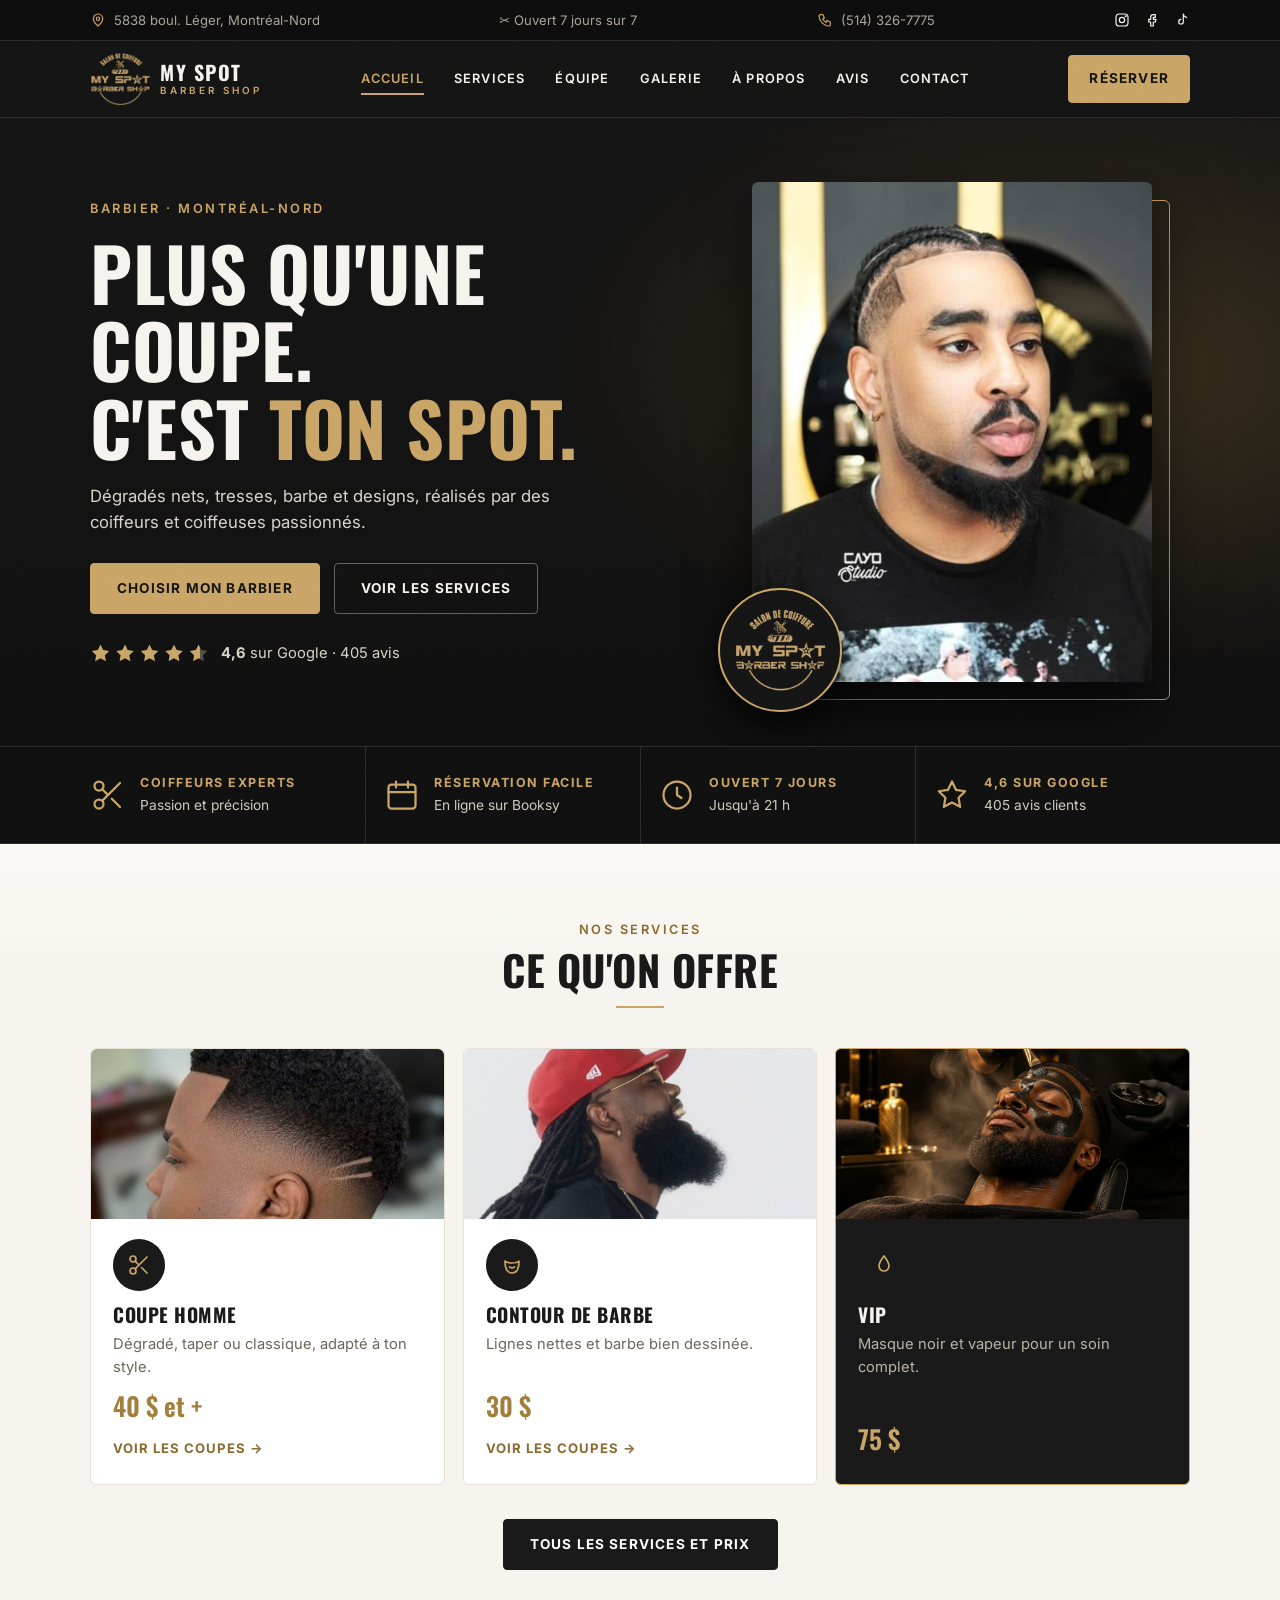
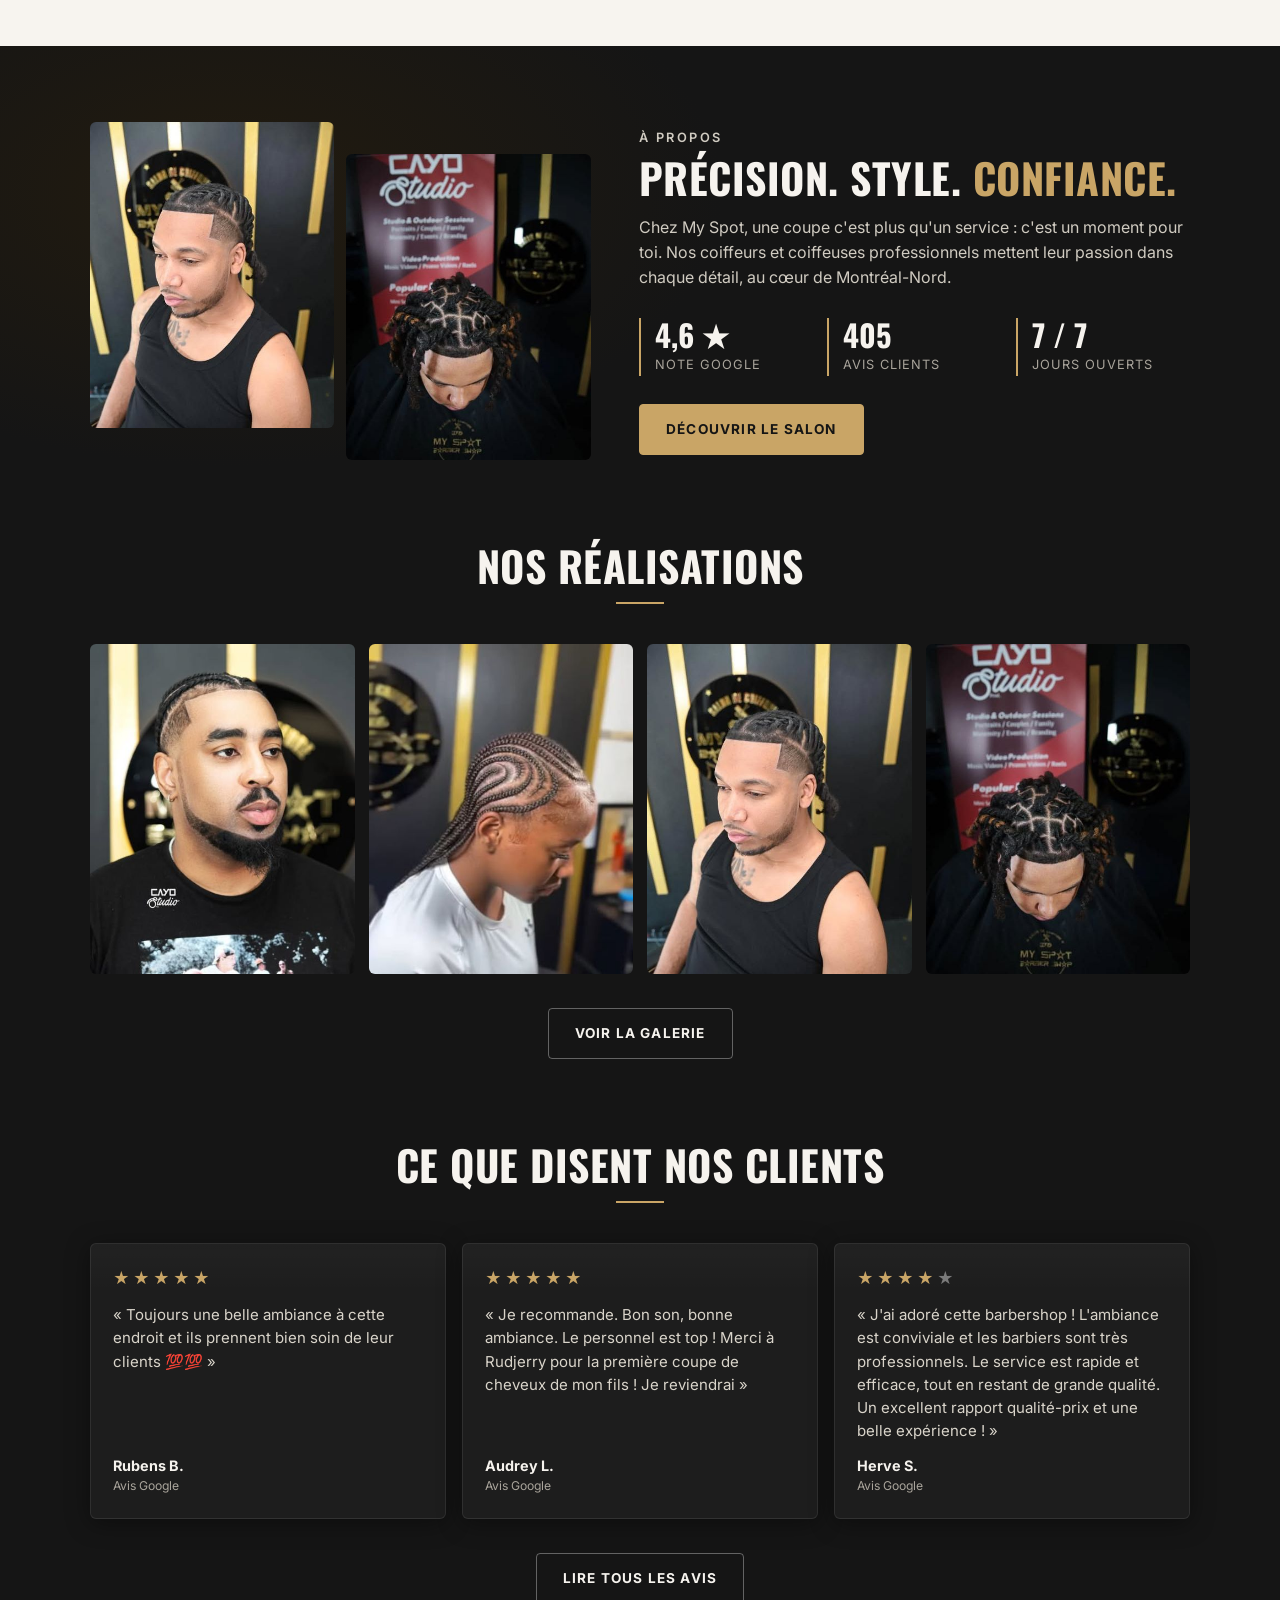
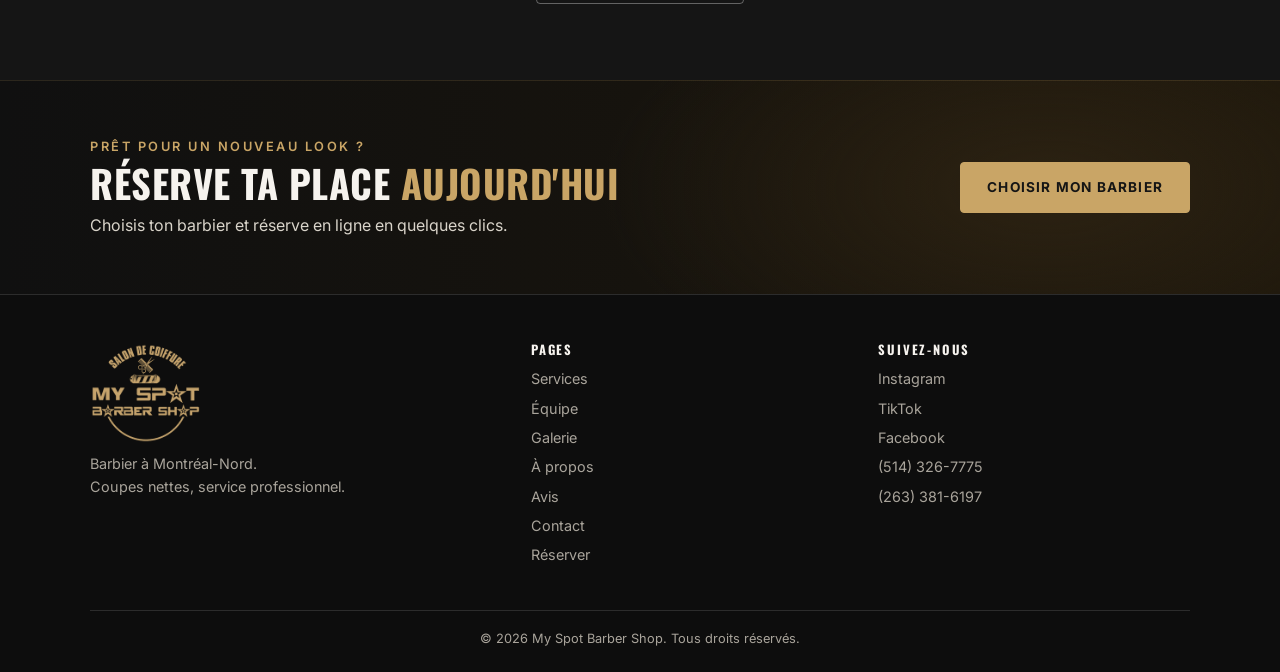
<file: index.html>
<!doctype html>
<html lang="fr">
<head>
<!-- Google tag (gtag.js) : Google Analytics G-2EHVE13T4W + conteneur GTM-PSWNVFDS -->
<script async src="https://www.googletagmanager.com/gtag/js?id=G-2EHVE13T4W"></script>
<script>
  window.dataLayer = window.dataLayer || [];
  function gtag(){dataLayer.push(arguments);}
  gtag('js', new Date());
  gtag('config', 'G-2EHVE13T4W');
</script>
<script async src="https://www.googletagmanager.com/gtm.js?id=GTM-PSWNVFDS"></script>
<meta charset="utf-8">
<meta name="viewport" content="width=device-width, initial-scale=1">
<title>My Spot Barber Shop — Barbier à Montréal-Nord</title>
<meta name="description" content="Barbier à Montréal-Nord — My Spot Barber Shop, 5838 boul. Léger. Coupes, dégradés, tresses, barbe et designs. Réserve en ligne sur Booksy.">
<link rel="canonical" href="https://myspotbarbershop.com/">
<meta property="og:title" content="My Spot Barber Shop — Barbier à Montréal-Nord">
<meta property="og:description" content="Barbier à Montréal-Nord — My Spot Barber Shop, 5838 boul. Léger. Coupes, dégradés, tresses, barbe et designs. Réserve en ligne sur Booksy.">
<meta property="og:type" content="website">
<meta property="og:url" content="https://myspotbarbershop.com/">
<meta property="og:image" content="https://myspotbarbershop.com/img/og.jpg">
<meta property="og:image:width" content="1200">
<meta property="og:image:height" content="630">
<meta property="og:site_name" content="My Spot Barber Shop">
<meta name="twitter:card" content="summary_large_image">
<meta name="twitter:title" content="My Spot Barber Shop — Barbier à Montréal-Nord">
<meta name="twitter:description" content="Barbier à Montréal-Nord — My Spot Barber Shop, 5838 boul. Léger. Coupes, dégradés, tresses, barbe et designs. Réserve en ligne sur Booksy.">
<meta name="twitter:image" content="https://myspotbarbershop.com/img/og.jpg">
<meta property="og:locale" content="fr_CA">
<script type="application/ld+json">
{
  "@context": "https://schema.org",
  "@type": "BarberShop",
  "@id": "https://myspotbarbershop.com/#barbershop",
  "name": "My Spot Barber Shop",
  "description": "Salon de coiffure et barbier à Montréal-Nord : coupes homme, enfant et femme, contour de barbe, soins. 10 barbiers, ouvert 7 jours sur 7, réservation en ligne par Booksy.",
  "image": "https://myspotbarbershop.com/img/og.jpg",
  "url": "https://myspotbarbershop.com/",
  "priceRange": "$30 - $75",
  "hasMap": "https://maps.app.goo.gl/vKizN4ZihQii4aD46",
  "telephone": ["+1-514-326-7775", "+1-263-381-6197"],
  "address": {"@type":"PostalAddress","streetAddress":"5838 boul. Léger","addressLocality":"Montréal-Nord","addressRegion":"QC","postalCode":"H1G 1K6","addressCountry":"CA"},
  "openingHoursSpecification": [
    {"@type":"OpeningHoursSpecification","dayOfWeek":["Sunday","Monday","Tuesday","Wednesday","Thursday"],"opens":"09:00","closes":"21:00"},
    {"@type":"OpeningHoursSpecification","dayOfWeek":["Friday","Saturday"],"opens":"08:30","closes":"21:00"}
  ],
  "sameAs": ["https://www.instagram.com/myspotbarbershop/","https://www.tiktok.com/@myspot.barbershop","https://www.facebook.com/profile.php?id=100047534535503"]
}
</script>
<link rel="icon" href="img/icon.png">
<link rel="apple-touch-icon" href="img/icon.png">
<link rel="preload" as="image" href="img/coupe-4.jpg" fetchpriority="high">
  <link rel="preconnect" href="https://fonts.googleapis.com">
<link rel="preconnect" href="https://fonts.gstatic.com" crossorigin>
<link href="https://fonts.googleapis.com/css2?family=Oswald:wght@600;700&family=Inter:wght@400;600;700&display=swap" rel="stylesheet">
<link rel="stylesheet" href="css/style.css">
</head>
<body>
<a class="skip" href="#contenu">Aller au contenu</a>
<div class="topbar">
  <div class="wrap">
    <span class="cache"><svg aria-hidden="true" focusable="false" viewBox="0 0 24 24"><path d="M12 21s-7-6.2-7-11a7 7 0 0 1 14 0c0 4.8-7 11-7 11z"/><circle cx="12" cy="10" r="2.5"/></svg>5838 boul. Léger, Montréal-Nord</span>
    <span>✂ Ouvert 7 jours sur 7</span>
    <a class="cache tel" href="tel:+15143267775"><svg aria-hidden="true" focusable="false" viewBox="0 0 24 24"><path d="M5 4h4l2 5-2.5 1.5a11 11 0 0 0 5 5L15 13l5 2v4a2 2 0 0 1-2 2A16 16 0 0 1 3 6a2 2 0 0 1 2-2z"/></svg>(514) 326-7775</a>
    <div class="social cache">
      <a href="https://www.instagram.com/myspotbarbershop/" target="_blank" rel="noopener" aria-label="Instagram"><svg aria-hidden="true" focusable="false" viewBox="0 0 24 24"><rect x="3" y="3" width="18" height="18" rx="5"/><circle cx="12" cy="12" r="4"/><circle cx="17.5" cy="6.5" r=".6"/></svg></a>
      <a href="https://www.facebook.com/profile.php?id=100047534535503" target="_blank" rel="noopener" aria-label="Facebook"><svg aria-hidden="true" focusable="false" viewBox="0 0 24 24"><path d="M14 8h3V4h-3a4 4 0 0 0-4 4v3H7v4h3v6h4v-6h3l1-4h-4V8z"/></svg></a>
      <a href="https://www.tiktok.com/@myspot.barbershop" target="_blank" rel="noopener" aria-label="TikTok"><svg aria-hidden="true" focusable="false" viewBox="0 0 24 24"><path d="M14 3v11.5a3.5 3.5 0 1 1-3.5-3.5M14 3c.3 2.7 2 4.5 5 5"/></svg></a>
    </div>
  </div>
</div>
<header class="nav">
  <div class="wrap">
    <a class="marque" href="/">
      <img src="img/logo.png" alt="Logo My Spot Barber Shop">
      <b>My Spot<small>BARBER SHOP</small></b>
    </a>
    <nav class="menu">
        <a href="/" class="actif">Accueil</a>
        <a href="/services">Services</a>
        <a href="/equipe">Équipe</a>
        <a href="/galerie">Galerie</a>
        <a href="/a-propos">À propos</a>
        <a href="/avis">Avis</a>
        <a href="/contact">Contact</a>
    </nav>
    <details class="menu-mobile">
      <summary aria-label="Menu"><svg aria-hidden="true" focusable="false" viewBox="0 0 24 24"><path d="M4 7h16M4 12h16M4 17h16"/></svg></summary>
      <nav>
        <a href="/" class="actif">Accueil</a>
        <a href="/services">Services</a>
        <a href="/equipe">Équipe</a>
        <a href="/galerie">Galerie</a>
        <a href="/a-propos">À propos</a>
        <a href="/avis">Avis</a>
        <a href="/contact">Contact</a>
        <a href="/equipe">Réserver</a>
      </nav>
    </details>
    <a class="btn btn-or" href="/equipe">Réserver</a>
  </div>
</header>
<main id="contenu">
<div class="hero">
  <div class="wrap">
    <div>
      <p class="surtitre">Barbier · Montréal-Nord</p>
      <h1>Plus qu'une coupe.<br>C'est <span class="or">ton spot.</span></h1>
      <p class="intro">Dégradés nets, tresses, barbe et designs, réalisés par des coiffeurs et coiffeuses passionnés.</p>
      <div class="actions">
        <a class="btn btn-or" href="/equipe">Choisir mon barbier</a>
        <a class="btn btn-ligne" href="/services">Voir les services</a>
      </div>
      <div class="note"><span class="etoiles" role="img" aria-label="Note 4,6 sur 5"><svg viewBox="0 0 136 24" aria-hidden="true" focusable="false"><defs><linearGradient id="etg46a" x1="0" y1="0" x2="1" y2="0"><stop offset="60%" stop-color="currentColor"/><stop offset="60%" stop-color="#55504a"/></linearGradient></defs><path transform="translate(0,0)" d="M12 1.8l3.1 6.3 6.9.9-5 4.9 1.2 6.9-6.2-3.3-6.2 3.3 1.2-6.9-5-4.9 6.9-.9z" fill="currentColor"/><path transform="translate(28,0)" d="M12 1.8l3.1 6.3 6.9.9-5 4.9 1.2 6.9-6.2-3.3-6.2 3.3 1.2-6.9-5-4.9 6.9-.9z" fill="currentColor"/><path transform="translate(56,0)" d="M12 1.8l3.1 6.3 6.9.9-5 4.9 1.2 6.9-6.2-3.3-6.2 3.3 1.2-6.9-5-4.9 6.9-.9z" fill="currentColor"/><path transform="translate(84,0)" d="M12 1.8l3.1 6.3 6.9.9-5 4.9 1.2 6.9-6.2-3.3-6.2 3.3 1.2-6.9-5-4.9 6.9-.9z" fill="currentColor"/><path transform="translate(112,0)" d="M12 1.8l3.1 6.3 6.9.9-5 4.9 1.2 6.9-6.2-3.3-6.2 3.3 1.2-6.9-5-4.9 6.9-.9z" fill="url(#etg46a)"/></svg></span><span><b>4,6</b> sur Google · 405 avis</span></div>
    </div>
    <div class="hero-photo">
      <img class="photo" src="img/coupe-4.jpg" alt="Coupe et barbe réalisées chez My Spot" fetchpriority="high">
      <img class="sceau" src="img/logo.png" alt="">
    </div>
  </div>
</div>

<div class="atouts">
  <div class="wrap">
    <div class="atout"><svg aria-hidden="true" focusable="false" viewBox="0 0 24 24"><circle cx="6" cy="6" r="3"/><circle cx="6" cy="18" r="3"/><path d="M20 4 8.1 15.9M14.5 14.5 20 20M8.1 8.1 12 12"/></svg><div><b>Coiffeurs experts</b><span>Passion et précision</span></div></div>
    <div class="atout"><svg aria-hidden="true" focusable="false" viewBox="0 0 24 24"><rect x="3" y="5" width="18" height="16" rx="2"/><path d="M3 10h18M8 3v4M16 3v4"/></svg><div><b>Réservation facile</b><span>En ligne sur Booksy</span></div></div>
    <div class="atout"><svg aria-hidden="true" focusable="false" viewBox="0 0 24 24"><circle cx="12" cy="12" r="9"/><path d="M12 7v5l3 2"/></svg><div><b>Ouvert 7 jours</b><span>Jusqu'à 21 h</span></div></div>
    <div class="atout"><svg aria-hidden="true" focusable="false" viewBox="0 0 24 24"><path d="m12 3 2.7 5.6 6.1.9-4.4 4.3 1 6.1L12 17l-5.4 2.9 1-6.1L3.2 9.5l6.1-.9z"/></svg><div><b>4,6 sur Google</b><span>405 avis clients</span></div></div>
  </div>
</div>

<section class="clair">
  <div class="wrap">
    <div class="tete"><p class="surtitre" style="color:#8a6a30">Nos services</p><h2>Ce qu'on offre</h2></div>
    <div class="services">
      <div class="service"><img class="photo-svc" src="img/equipe/sley.jpg" alt="Dégradé réalisé chez My Spot" loading="lazy" width="720" height="480"><div class="ico"><svg aria-hidden="true" focusable="false" viewBox="0 0 24 24"><circle cx="6" cy="6" r="3"/><circle cx="6" cy="18" r="3"/><path d="M20 4 8.1 15.9M14.5 14.5 20 20M8.1 8.1 12 12"/></svg></div><h2 class="carte-titre">Coupe homme</h2><p>Dégradé, taper ou classique, adapté à ton style.</p><span class="prix">40 $ et +</span><a class="voir-coupes" href="/galerie#homme">Voir les coupes <span aria-hidden="true">→</span></a></div>
      <div class="service"><img class="photo-svc" src="img/equipe/chulow.jpg" alt="Barbe taillée chez My Spot" loading="lazy" width="720" height="480"><div class="ico"><svg aria-hidden="true" focusable="false" viewBox="0 0 24 24"><path d="M5 8c0 8 3 12 7 12s7-4 7-12c-2 2-4 2-7 2s-5 0-7-2z"/><path d="M9.5 14c1.5 1 3.5 1 5 0"/></svg></div><h2 class="carte-titre">Contour de barbe</h2><p>Lignes nettes et barbe bien dessinée.</p><span class="prix">30 $</span><a class="voir-coupes" href="/galerie#barbe">Voir les coupes <span aria-hidden="true">→</span></a></div>
      <div class="service vedette"><img class="photo-svc" src="img/services/vip.jpg" alt="Coupe et barbe soignées chez My Spot" loading="lazy" width="720" height="480"><div class="ico"><svg aria-hidden="true" focusable="false" viewBox="0 0 24 24"><path d="M12 3c3 4 5 6.5 5 10a5 5 0 0 1-10 0c0-3.5 2-6 5-10z"/></svg></div><h2 class="carte-titre">VIP</h2><p>Masque noir et vapeur pour un soin complet.</p><span class="prix">75 $</span></div>
    </div>
    <div class="centre"><a class="btn btn-noir" href="/services">Tous les services et prix</a></div>
  </div>
</section>

<section class="apropos">
  <div class="wrap">
    <div class="duo">
      <img src="img/coupe-1.jpg" alt="Tresses et dégradé réalisés chez My Spot" loading="lazy">
      <img src="img/coupe-3.jpg" alt="Twists et contour réalisés chez My Spot" loading="lazy">
    </div>
    <div>
      <p class="surtitre">À propos</p>
      <h2>Précision. Style. <span class="or">Confiance.</span></h2>
      <p>Chez My Spot, une coupe c'est plus qu'un service : c'est un moment pour toi. Nos coiffeurs et coiffeuses professionnels mettent leur passion dans chaque détail, au cœur de Montréal-Nord.</p>
      <div class="chiffres">
        <div><b>4,6 ★</b><span>Note Google</span></div>
        <div><b>405</b><span>Avis clients</span></div>
        <div><b>7 / 7</b><span>Jours ouverts</span></div>
      </div>
      <a class="btn btn-or" href="/a-propos">Découvrir le salon</a>
    </div>
  </div>
</section>

<section style="padding-top:0">
  <div class="wrap">
    <div class="tete"><h2>Nos réalisations</h2></div>
    <div class="galerie">
      <a href="/galerie"><img src="img/coupe-4.jpg" alt="Coupe et barbe" loading="lazy"></a>
      <a href="/galerie"><img src="img/coupe-2.jpg" alt="Tresses collées" loading="lazy"></a>
      <a href="/galerie"><img src="img/coupe-1.jpg" alt="Tresses et dégradé" loading="lazy"></a>
      <a href="/galerie"><img src="img/coupe-3.jpg" alt="Twists et contour" loading="lazy"></a>
    </div>
    <div class="centre"><a class="btn btn-ligne" href="/galerie">Voir la galerie</a></div>
  </div>
</section>

<section style="padding-top:0">
  <div class="wrap">
    <div class="tete"><h2>Ce que disent nos clients</h2></div>
    <div class="avis">
      <figure><div class="et" role="img" aria-label="5 étoiles sur 5">★★★★★<i aria-hidden="true"></i></div><blockquote>« Toujours une belle ambiance à cette endroit et ils prennent bien soin de leur clients 💯💯 »</blockquote><figcaption>Rubens B.<span>Avis Google</span></figcaption></figure>
      <figure><div class="et" role="img" aria-label="5 étoiles sur 5">★★★★★<i aria-hidden="true"></i></div><blockquote>« Je recommande. Bon son, bonne ambiance. Le personnel est top ! Merci à Rudjerry pour la première coupe de cheveux de mon fils ! Je reviendrai »</blockquote><figcaption>Audrey L.<span>Avis Google</span></figcaption></figure>
      <figure><div class="et" role="img" aria-label="4 étoiles sur 5">★★★★<i aria-hidden="true">★</i></div><blockquote>« J'ai adoré cette barbershop ! L'ambiance est conviviale et les barbiers sont très professionnels. Le service est rapide et efficace, tout en restant de grande qualité. Un excellent rapport qualité-prix et une belle expérience ! »</blockquote><figcaption>Herve S.<span>Avis Google</span></figcaption></figure>
    </div>
    <div class="centre"><a class="btn btn-ligne" href="/avis">Lire tous les avis</a></div>
  </div>
</section>

<div class="reserver">
  <div class="wrap">
    <div><p class="surtitre">Prêt pour un nouveau look ?</p><h2>Réserve ta place <span class="or">aujourd'hui</span></h2><p style="margin-top:10px;color:#d9d4ca">Choisis ton barbier et réserve en ligne en quelques clics.</p></div>
    <a class="btn btn-or" href="/equipe">Choisir mon barbier</a>
  </div>
</div>

</main>
<footer>
  <div class="wrap">
    <div>
      <img src="img/logo.png" alt="My Spot Barber Shop">
      <p>Barbier à Montréal-Nord.<br>Coupes nettes, service professionnel.</p>
    </div>
    <div>
      <h2 class="pied-titre">Pages</h2>
      <ul>
        <li><a href="/services">Services</a></li>
        <li><a href="/equipe">Équipe</a></li>
        <li><a href="/galerie">Galerie</a></li>
        <li><a href="/a-propos">À propos</a></li>
        <li><a href="/avis">Avis</a></li>
        <li><a href="/contact">Contact</a></li>
        <li><a href="/equipe">Réserver</a></li>
      </ul>
    </div>
    <div>
      <h2 class="pied-titre">Suivez-nous</h2>
      <ul>
        <li><a href="https://www.instagram.com/myspotbarbershop/" target="_blank" rel="noopener">Instagram</a></li>
        <li><a href="https://www.tiktok.com/@myspot.barbershop" target="_blank" rel="noopener">TikTok</a></li>
        <li><a href="https://www.facebook.com/profile.php?id=100047534535503" target="_blank" rel="noopener">Facebook</a></li>
        <li><a href="tel:+15143267775">(514) 326-7775</a></li>
        <li><a href="tel:+12633816197">(263) 381-6197</a></li>
      </ul>
    </div>
    <p class="copy">© 2026 My Spot Barber Shop. Tous droits réservés.</p>
  </div>
</footer>

<a class="btn btn-or fixe" href="/equipe">Réserver maintenant</a>
<script>
  if ('scrollRestoration' in history) { history.scrollRestoration = 'manual'; }
  if (!location.hash) { window.scrollTo(0, 0); window.addEventListener('pageshow', function(){ window.scrollTo(0, 0); }); }
</script>
</body>
</html>
</file>
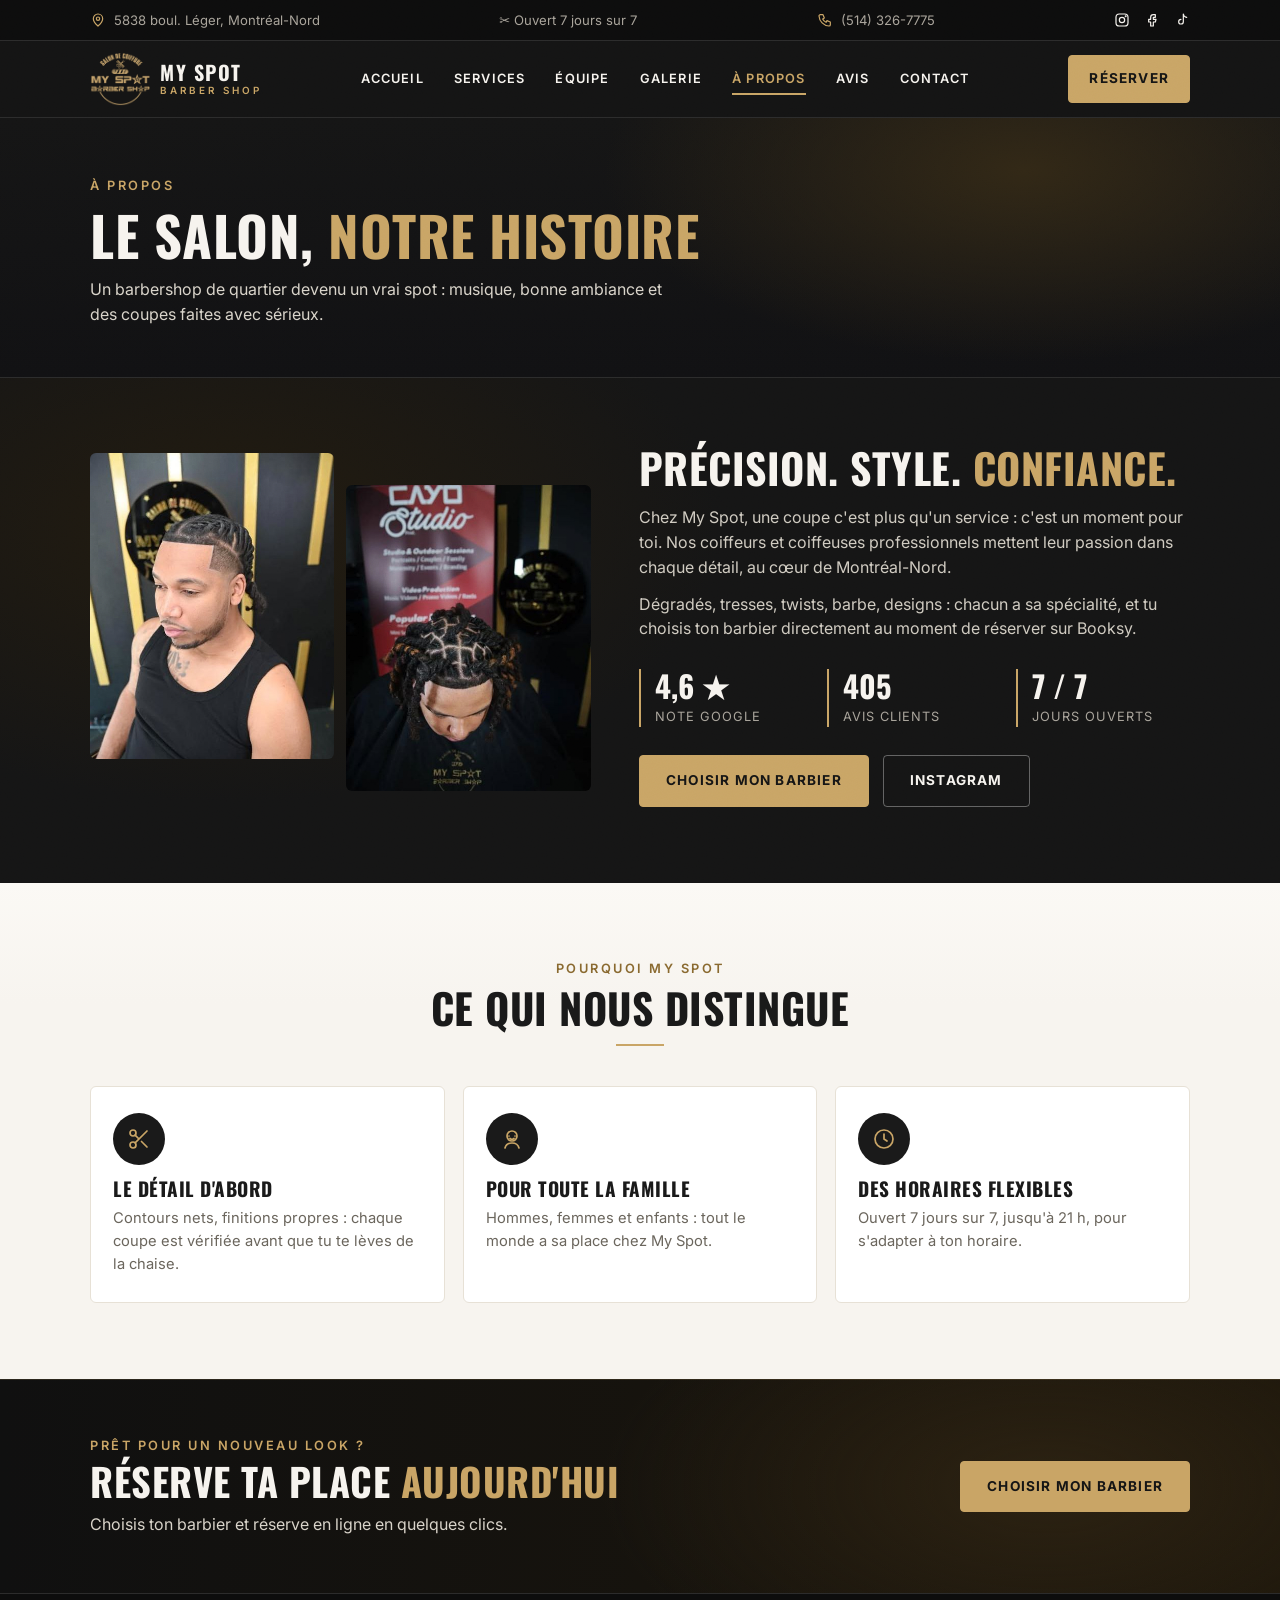
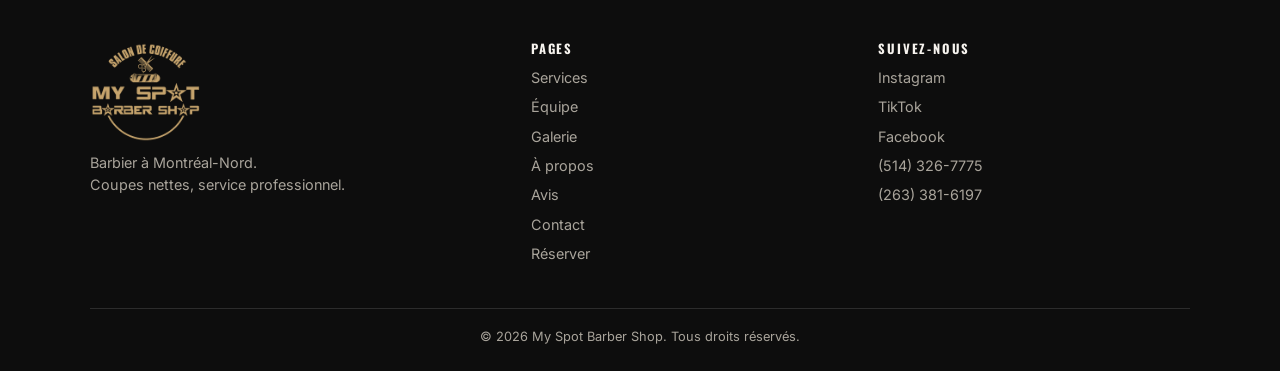
<file: a-propos.html>
<!doctype html>
<html lang="fr">
<head>
<!-- Google tag (gtag.js) : Google Analytics G-2EHVE13T4W + conteneur GTM-PSWNVFDS -->
<script async src="https://www.googletagmanager.com/gtag/js?id=G-2EHVE13T4W"></script>
<script>
  window.dataLayer = window.dataLayer || [];
  function gtag(){dataLayer.push(arguments);}
  gtag('js', new Date());
  gtag('config', 'G-2EHVE13T4W');
</script>
<script async src="https://www.googletagmanager.com/gtm.js?id=GTM-PSWNVFDS"></script>
<meta charset="utf-8">
<meta name="viewport" content="width=device-width, initial-scale=1">
<title>À propos — My Spot Barber Shop, Montréal-Nord</title>
<meta name="description" content="My Spot Barber Shop, barbier au 5838 boul. Léger à Montréal-Nord. Une équipe de coiffeurs et coiffeuses passionnés, ouverte 7 jours sur 7.">
<link rel="canonical" href="https://myspotbarbershop.com/a-propos">
<meta property="og:title" content="À propos — My Spot Barber Shop, Montréal-Nord">
<meta property="og:description" content="My Spot Barber Shop, barbier au 5838 boul. Léger à Montréal-Nord. Une équipe de coiffeurs et coiffeuses passionnés, ouverte 7 jours sur 7.">
<meta property="og:type" content="website">
<meta property="og:url" content="https://myspotbarbershop.com/a-propos">
<meta property="og:image" content="https://myspotbarbershop.com/img/og.jpg">
<meta property="og:image:width" content="1200">
<meta property="og:image:height" content="630">
<meta property="og:site_name" content="My Spot Barber Shop">
<meta name="twitter:card" content="summary_large_image">
<meta name="twitter:title" content="À propos — My Spot Barber Shop, Montréal-Nord">
<meta name="twitter:description" content="My Spot Barber Shop, barbier au 5838 boul. Léger à Montréal-Nord. Une équipe de coiffeurs et coiffeuses passionnés, ouverte 7 jours sur 7.">
<meta name="twitter:image" content="https://myspotbarbershop.com/img/og.jpg">
<meta property="og:locale" content="fr_CA">
<link rel="icon" href="img/icon.png">
<link rel="apple-touch-icon" href="img/icon.png">
<link rel="preconnect" href="https://fonts.googleapis.com">
<link rel="preconnect" href="https://fonts.gstatic.com" crossorigin>
<link href="https://fonts.googleapis.com/css2?family=Oswald:wght@600;700&family=Inter:wght@400;600;700&display=swap" rel="stylesheet">
<link rel="stylesheet" href="css/style.css">
</head>
<body>
<a class="skip" href="#contenu">Aller au contenu</a>
<div class="topbar">
  <div class="wrap">
    <span class="cache"><svg aria-hidden="true" focusable="false" viewBox="0 0 24 24"><path d="M12 21s-7-6.2-7-11a7 7 0 0 1 14 0c0 4.8-7 11-7 11z"/><circle cx="12" cy="10" r="2.5"/></svg>5838 boul. Léger, Montréal-Nord</span>
    <span>✂ Ouvert 7 jours sur 7</span>
    <a class="cache tel" href="tel:+15143267775"><svg aria-hidden="true" focusable="false" viewBox="0 0 24 24"><path d="M5 4h4l2 5-2.5 1.5a11 11 0 0 0 5 5L15 13l5 2v4a2 2 0 0 1-2 2A16 16 0 0 1 3 6a2 2 0 0 1 2-2z"/></svg>(514) 326-7775</a>
    <div class="social cache">
      <a href="https://www.instagram.com/myspotbarbershop/" target="_blank" rel="noopener" aria-label="Instagram"><svg aria-hidden="true" focusable="false" viewBox="0 0 24 24"><rect x="3" y="3" width="18" height="18" rx="5"/><circle cx="12" cy="12" r="4"/><circle cx="17.5" cy="6.5" r=".6"/></svg></a>
      <a href="https://www.facebook.com/profile.php?id=100047534535503" target="_blank" rel="noopener" aria-label="Facebook"><svg aria-hidden="true" focusable="false" viewBox="0 0 24 24"><path d="M14 8h3V4h-3a4 4 0 0 0-4 4v3H7v4h3v6h4v-6h3l1-4h-4V8z"/></svg></a>
      <a href="https://www.tiktok.com/@myspot.barbershop" target="_blank" rel="noopener" aria-label="TikTok"><svg aria-hidden="true" focusable="false" viewBox="0 0 24 24"><path d="M14 3v11.5a3.5 3.5 0 1 1-3.5-3.5M14 3c.3 2.7 2 4.5 5 5"/></svg></a>
    </div>
  </div>
</div>
<header class="nav">
  <div class="wrap">
    <a class="marque" href="/">
      <img src="img/logo.png" alt="Logo My Spot Barber Shop">
      <b>My Spot<small>BARBER SHOP</small></b>
    </a>
    <nav class="menu">
        <a href="/">Accueil</a>
        <a href="/services">Services</a>
        <a href="/equipe">Équipe</a>
        <a href="/galerie">Galerie</a>
        <a href="/a-propos" class="actif">À propos</a>
        <a href="/avis">Avis</a>
        <a href="/contact">Contact</a>
    </nav>
    <details class="menu-mobile">
      <summary aria-label="Menu"><svg aria-hidden="true" focusable="false" viewBox="0 0 24 24"><path d="M4 7h16M4 12h16M4 17h16"/></svg></summary>
      <nav>
        <a href="/">Accueil</a>
        <a href="/services">Services</a>
        <a href="/equipe">Équipe</a>
        <a href="/galerie">Galerie</a>
        <a href="/a-propos" class="actif">À propos</a>
        <a href="/avis">Avis</a>
        <a href="/contact">Contact</a>
        <a href="/equipe">Réserver</a>
      </nav>
    </details>
    <a class="btn btn-or" href="/equipe">Réserver</a>
  </div>
</header>
<main id="contenu">
<div class="entete-page">
  <div class="wrap">
    <p class="surtitre">À propos</p>
    <h1>Le salon, <span class="or">notre histoire</span></h1>
    <p class="fil">Un barbershop de quartier devenu un vrai spot : musique, bonne ambiance et des coupes faites avec sérieux.</p>
  </div>
</div>

<section class="apropos" style="padding-top:60px">
  <div class="wrap">
    <div class="duo">
      <img src="img/coupe-1.jpg" alt="Tresses et dégradé réalisés chez My Spot" loading="lazy">
      <img src="img/coupe-3.jpg" alt="Twists et contour réalisés chez My Spot" loading="lazy">
    </div>
    <div>
      <h2>Précision. Style. <span class="or">Confiance.</span></h2>
      <p>Chez My Spot, une coupe c'est plus qu'un service : c'est un moment pour toi. Nos coiffeurs et coiffeuses professionnels mettent leur passion dans chaque détail, au cœur de Montréal-Nord.</p>
      <p style="margin-top:12px">Dégradés, tresses, twists, barbe, designs : chacun a sa spécialité, et tu choisis ton barbier directement au moment de réserver sur Booksy.</p>
      <div class="chiffres">
        <div><b>4,6 ★</b><span>Note Google</span></div>
        <div><b>405</b><span>Avis clients</span></div>
        <div><b>7 / 7</b><span>Jours ouverts</span></div>
      </div>
      <div style="display:flex;gap:14px;flex-wrap:wrap">
        <a class="btn btn-or" href="/equipe">Choisir mon barbier</a>
        <a class="btn btn-ligne" href="https://www.instagram.com/myspotbarbershop/" target="_blank" rel="noopener">Instagram</a>
      </div>
    </div>
  </div>
</section>
<section class="clair" >
  <div class="wrap">
    <div class="tete"><p class="surtitre" style="color:#8a6a30">Pourquoi My Spot</p><h2>Ce qui nous distingue</h2></div>
    <div class="services">
      <div class="service"><div class="ico"><svg aria-hidden="true" focusable="false" viewBox="0 0 24 24"><circle cx="6" cy="6" r="3"/><circle cx="6" cy="18" r="3"/><path d="M20 4 8.1 15.9M14.5 14.5 20 20M8.1 8.1 12 12"/></svg></div><h2 class="carte-titre">Le détail d'abord</h2><p>Contours nets, finitions propres : chaque coupe est vérifiée avant que tu te lèves de la chaise.</p></div>
      <div class="service"><div class="ico"><svg aria-hidden="true" focusable="false" viewBox="0 0 24 24"><circle cx="12" cy="9" r="5"/><path d="M9 9h.01M15 9h.01M10 11.5c1 .8 3 .8 4 0M5 21c1-4 4-5 7-5s6 1 7 5"/></svg></div><h2 class="carte-titre">Pour toute la famille</h2><p>Hommes, femmes et enfants : tout le monde a sa place chez My Spot.</p></div>
      <div class="service"><div class="ico"><svg aria-hidden="true" focusable="false" viewBox="0 0 24 24"><circle cx="12" cy="12" r="9"/><path d="M12 7v5l3 2"/></svg></div><h2 class="carte-titre">Des horaires flexibles</h2><p>Ouvert 7 jours sur 7, jusqu'à 21 h, pour s'adapter à ton horaire.</p></div>
    </div>
  </div>
</section>
<div class="reserver">
  <div class="wrap">
    <div><p class="surtitre">Prêt pour un nouveau look ?</p><h2>Réserve ta place <span class="or">aujourd'hui</span></h2><p style="margin-top:10px;color:#d9d4ca">Choisis ton barbier et réserve en ligne en quelques clics.</p></div>
    <a class="btn btn-or" href="/equipe">Choisir mon barbier</a>
  </div>
</div>

</main>
<footer>
  <div class="wrap">
    <div>
      <img src="img/logo.png" alt="My Spot Barber Shop">
      <p>Barbier à Montréal-Nord.<br>Coupes nettes, service professionnel.</p>
    </div>
    <div>
      <h2 class="pied-titre">Pages</h2>
      <ul>
        <li><a href="/services">Services</a></li>
        <li><a href="/equipe">Équipe</a></li>
        <li><a href="/galerie">Galerie</a></li>
        <li><a href="/a-propos">À propos</a></li>
        <li><a href="/avis">Avis</a></li>
        <li><a href="/contact">Contact</a></li>
        <li><a href="/equipe">Réserver</a></li>
      </ul>
    </div>
    <div>
      <h2 class="pied-titre">Suivez-nous</h2>
      <ul>
        <li><a href="https://www.instagram.com/myspotbarbershop/" target="_blank" rel="noopener">Instagram</a></li>
        <li><a href="https://www.tiktok.com/@myspot.barbershop" target="_blank" rel="noopener">TikTok</a></li>
        <li><a href="https://www.facebook.com/profile.php?id=100047534535503" target="_blank" rel="noopener">Facebook</a></li>
        <li><a href="tel:+15143267775">(514) 326-7775</a></li>
        <li><a href="tel:+12633816197">(263) 381-6197</a></li>
      </ul>
    </div>
    <p class="copy">© 2026 My Spot Barber Shop. Tous droits réservés.</p>
  </div>
</footer>

<a class="btn btn-or fixe" href="/equipe">Réserver maintenant</a>
<script>
  if ('scrollRestoration' in history) { history.scrollRestoration = 'manual'; }
  if (!location.hash) { window.scrollTo(0, 0); window.addEventListener('pageshow', function(){ window.scrollTo(0, 0); }); }
</script>
</body>
</html>
</file>
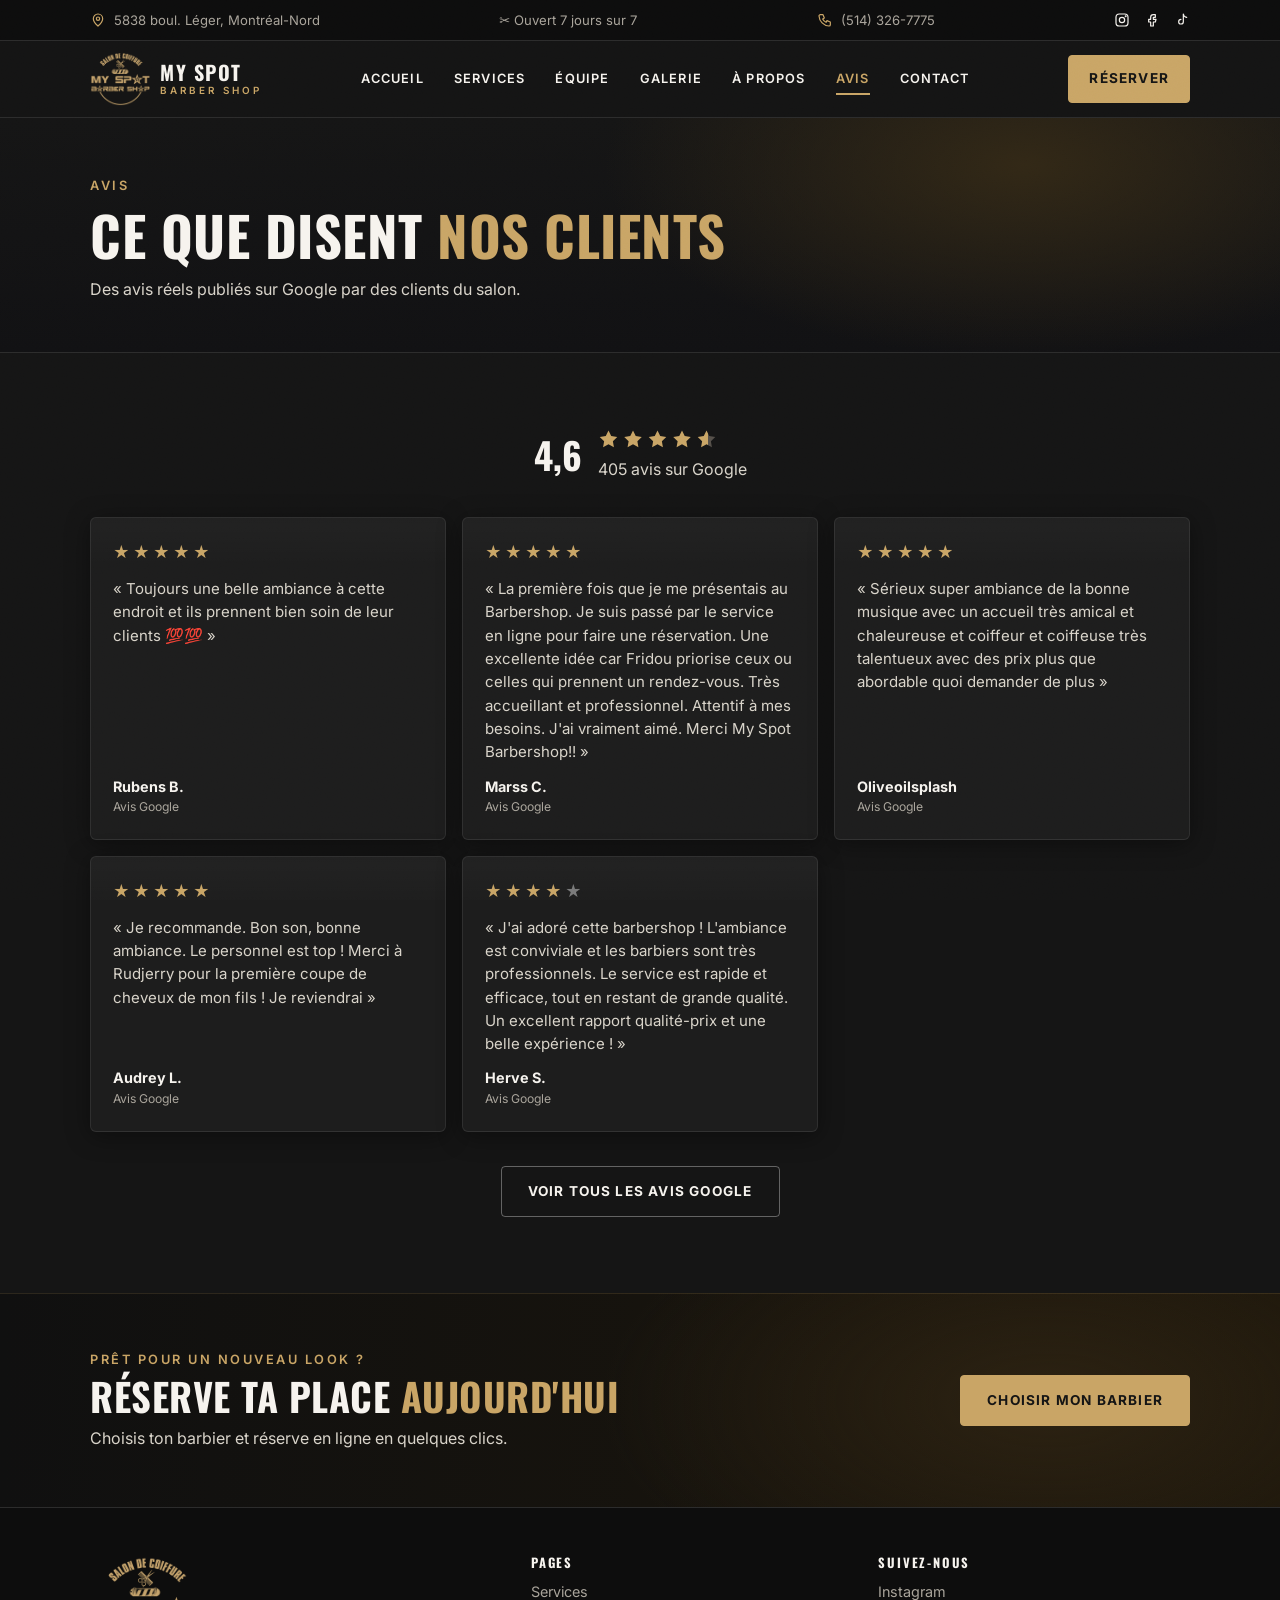
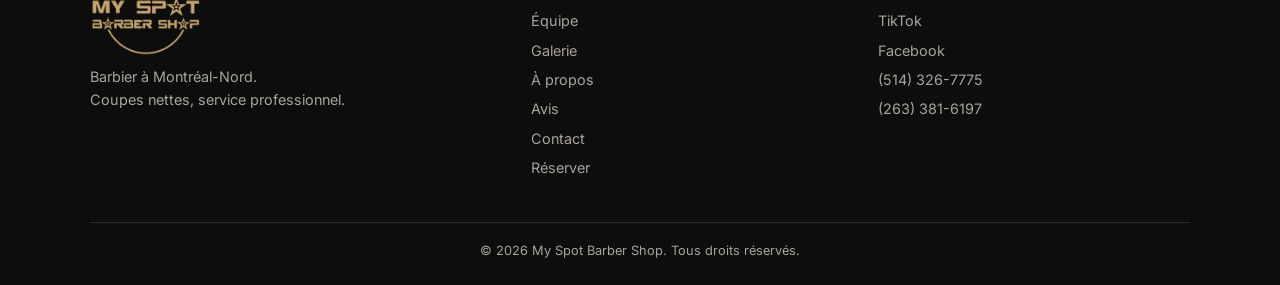
<file: avis.html>
<!doctype html>
<html lang="fr">
<head>
<!-- Google tag (gtag.js) : Google Analytics G-2EHVE13T4W + conteneur GTM-PSWNVFDS -->
<script async src="https://www.googletagmanager.com/gtag/js?id=G-2EHVE13T4W"></script>
<script>
  window.dataLayer = window.dataLayer || [];
  function gtag(){dataLayer.push(arguments);}
  gtag('js', new Date());
  gtag('config', 'G-2EHVE13T4W');
</script>
<script async src="https://www.googletagmanager.com/gtm.js?id=GTM-PSWNVFDS"></script>
<meta charset="utf-8">
<meta name="viewport" content="width=device-width, initial-scale=1">
<title>Avis clients — My Spot Barber Shop, Montréal-Nord</title>
<meta name="description" content="4,6 sur 5 sur Google avec 405 avis. Lis ce que les clients disent de My Spot Barber Shop à Montréal-Nord.">
<link rel="canonical" href="https://myspotbarbershop.com/avis">
<meta property="og:title" content="Avis clients — My Spot Barber Shop, Montréal-Nord">
<meta property="og:description" content="4,6 sur 5 sur Google avec 405 avis. Lis ce que les clients disent de My Spot Barber Shop à Montréal-Nord.">
<meta property="og:type" content="website">
<meta property="og:url" content="https://myspotbarbershop.com/avis">
<meta property="og:image" content="https://myspotbarbershop.com/img/og.jpg">
<meta property="og:image:width" content="1200">
<meta property="og:image:height" content="630">
<meta property="og:site_name" content="My Spot Barber Shop">
<meta name="twitter:card" content="summary_large_image">
<meta name="twitter:title" content="Avis clients — My Spot Barber Shop, Montréal-Nord">
<meta name="twitter:description" content="4,6 sur 5 sur Google avec 405 avis. Lis ce que les clients disent de My Spot Barber Shop à Montréal-Nord.">
<meta name="twitter:image" content="https://myspotbarbershop.com/img/og.jpg">
<meta property="og:locale" content="fr_CA">
<link rel="icon" href="img/icon.png">
<link rel="apple-touch-icon" href="img/icon.png">
<link rel="preconnect" href="https://fonts.googleapis.com">
<link rel="preconnect" href="https://fonts.gstatic.com" crossorigin>
<link href="https://fonts.googleapis.com/css2?family=Oswald:wght@600;700&family=Inter:wght@400;600;700&display=swap" rel="stylesheet">
<link rel="stylesheet" href="css/style.css">
</head>
<body>
<a class="skip" href="#contenu">Aller au contenu</a>
<div class="topbar">
  <div class="wrap">
    <span class="cache"><svg aria-hidden="true" focusable="false" viewBox="0 0 24 24"><path d="M12 21s-7-6.2-7-11a7 7 0 0 1 14 0c0 4.8-7 11-7 11z"/><circle cx="12" cy="10" r="2.5"/></svg>5838 boul. Léger, Montréal-Nord</span>
    <span>✂ Ouvert 7 jours sur 7</span>
    <a class="cache tel" href="tel:+15143267775"><svg aria-hidden="true" focusable="false" viewBox="0 0 24 24"><path d="M5 4h4l2 5-2.5 1.5a11 11 0 0 0 5 5L15 13l5 2v4a2 2 0 0 1-2 2A16 16 0 0 1 3 6a2 2 0 0 1 2-2z"/></svg>(514) 326-7775</a>
    <div class="social cache">
      <a href="https://www.instagram.com/myspotbarbershop/" target="_blank" rel="noopener" aria-label="Instagram"><svg aria-hidden="true" focusable="false" viewBox="0 0 24 24"><rect x="3" y="3" width="18" height="18" rx="5"/><circle cx="12" cy="12" r="4"/><circle cx="17.5" cy="6.5" r=".6"/></svg></a>
      <a href="https://www.facebook.com/profile.php?id=100047534535503" target="_blank" rel="noopener" aria-label="Facebook"><svg aria-hidden="true" focusable="false" viewBox="0 0 24 24"><path d="M14 8h3V4h-3a4 4 0 0 0-4 4v3H7v4h3v6h4v-6h3l1-4h-4V8z"/></svg></a>
      <a href="https://www.tiktok.com/@myspot.barbershop" target="_blank" rel="noopener" aria-label="TikTok"><svg aria-hidden="true" focusable="false" viewBox="0 0 24 24"><path d="M14 3v11.5a3.5 3.5 0 1 1-3.5-3.5M14 3c.3 2.7 2 4.5 5 5"/></svg></a>
    </div>
  </div>
</div>
<header class="nav">
  <div class="wrap">
    <a class="marque" href="/">
      <img src="img/logo.png" alt="Logo My Spot Barber Shop">
      <b>My Spot<small>BARBER SHOP</small></b>
    </a>
    <nav class="menu">
        <a href="/">Accueil</a>
        <a href="/services">Services</a>
        <a href="/equipe">Équipe</a>
        <a href="/galerie">Galerie</a>
        <a href="/a-propos">À propos</a>
        <a href="/avis" class="actif">Avis</a>
        <a href="/contact">Contact</a>
    </nav>
    <details class="menu-mobile">
      <summary aria-label="Menu"><svg aria-hidden="true" focusable="false" viewBox="0 0 24 24"><path d="M4 7h16M4 12h16M4 17h16"/></svg></summary>
      <nav>
        <a href="/">Accueil</a>
        <a href="/services">Services</a>
        <a href="/equipe">Équipe</a>
        <a href="/galerie">Galerie</a>
        <a href="/a-propos">À propos</a>
        <a href="/avis" class="actif">Avis</a>
        <a href="/contact">Contact</a>
        <a href="/equipe">Réserver</a>
      </nav>
    </details>
    <a class="btn btn-or" href="/equipe">Réserver</a>
  </div>
</header>
<main id="contenu">
<div class="entete-page">
  <div class="wrap">
    <p class="surtitre">Avis</p>
    <h1>Ce que disent <span class="or">nos clients</span></h1>
    <p class="fil">Des avis réels publiés sur Google par des clients du salon.</p>
  </div>
</div>

<section>
  <div class="wrap">
    <div class="resume-avis"><b>4,6</b><div><span class="etoiles" role="img" aria-label="Note 4,6 sur 5"><svg viewBox="0 0 136 24" aria-hidden="true" focusable="false"><defs><linearGradient id="etg46b" x1="0" y1="0" x2="1" y2="0"><stop offset="60%" stop-color="currentColor"/><stop offset="60%" stop-color="#55504a"/></linearGradient></defs><path transform="translate(0,0)" d="M12 1.8l3.1 6.3 6.9.9-5 4.9 1.2 6.9-6.2-3.3-6.2 3.3 1.2-6.9-5-4.9 6.9-.9z" fill="currentColor"/><path transform="translate(28,0)" d="M12 1.8l3.1 6.3 6.9.9-5 4.9 1.2 6.9-6.2-3.3-6.2 3.3 1.2-6.9-5-4.9 6.9-.9z" fill="currentColor"/><path transform="translate(56,0)" d="M12 1.8l3.1 6.3 6.9.9-5 4.9 1.2 6.9-6.2-3.3-6.2 3.3 1.2-6.9-5-4.9 6.9-.9z" fill="currentColor"/><path transform="translate(84,0)" d="M12 1.8l3.1 6.3 6.9.9-5 4.9 1.2 6.9-6.2-3.3-6.2 3.3 1.2-6.9-5-4.9 6.9-.9z" fill="currentColor"/><path transform="translate(112,0)" d="M12 1.8l3.1 6.3 6.9.9-5 4.9 1.2 6.9-6.2-3.3-6.2 3.3 1.2-6.9-5-4.9 6.9-.9z" fill="url(#etg46b)"/></svg></span><br>405 avis sur Google</div></div>
    <div class="avis">
      <figure><div class="et" role="img" aria-label="5 étoiles sur 5">★★★★★<i aria-hidden="true"></i></div><blockquote>« Toujours une belle ambiance à cette endroit et ils prennent bien soin de leur clients 💯💯 »</blockquote><figcaption>Rubens B.<span>Avis Google</span></figcaption></figure>
      <figure><div class="et" role="img" aria-label="5 étoiles sur 5">★★★★★<i aria-hidden="true"></i></div><blockquote>« La première fois que je me présentais au Barbershop. Je suis passé par le service en ligne pour faire une réservation. Une excellente idée car Fridou priorise ceux ou celles qui prennent un rendez-vous. Très accueillant et professionnel. Attentif à mes besoins. J'ai vraiment aimé. Merci My Spot Barbershop!! »</blockquote><figcaption>Marss C.<span>Avis Google</span></figcaption></figure>
      <figure><div class="et" role="img" aria-label="5 étoiles sur 5">★★★★★<i aria-hidden="true"></i></div><blockquote>« Sérieux super ambiance de la bonne musique avec un accueil très amical et chaleureuse et coiffeur et coiffeuse très talentueux avec des prix plus que abordable quoi demander de plus »</blockquote><figcaption>Oliveoilsplash<span>Avis Google</span></figcaption></figure>
      <figure><div class="et" role="img" aria-label="5 étoiles sur 5">★★★★★<i aria-hidden="true"></i></div><blockquote>« Je recommande. Bon son, bonne ambiance. Le personnel est top ! Merci à Rudjerry pour la première coupe de cheveux de mon fils ! Je reviendrai »</blockquote><figcaption>Audrey L.<span>Avis Google</span></figcaption></figure>
      <figure><div class="et" role="img" aria-label="4 étoiles sur 5">★★★★<i aria-hidden="true">★</i></div><blockquote>« J'ai adoré cette barbershop ! L'ambiance est conviviale et les barbiers sont très professionnels. Le service est rapide et efficace, tout en restant de grande qualité. Un excellent rapport qualité-prix et une belle expérience ! »</blockquote><figcaption>Herve S.<span>Avis Google</span></figcaption></figure>
    </div>
    <div class="centre"><a class="btn btn-ligne" href="https://maps.app.goo.gl/vKizN4ZihQii4aD46" target="_blank" rel="noopener">Voir tous les avis Google</a></div>
  </div>
</section>
<div class="reserver">
  <div class="wrap">
    <div><p class="surtitre">Prêt pour un nouveau look ?</p><h2>Réserve ta place <span class="or">aujourd'hui</span></h2><p style="margin-top:10px;color:#d9d4ca">Choisis ton barbier et réserve en ligne en quelques clics.</p></div>
    <a class="btn btn-or" href="/equipe">Choisir mon barbier</a>
  </div>
</div>

</main>
<footer>
  <div class="wrap">
    <div>
      <img src="img/logo.png" alt="My Spot Barber Shop">
      <p>Barbier à Montréal-Nord.<br>Coupes nettes, service professionnel.</p>
    </div>
    <div>
      <h2 class="pied-titre">Pages</h2>
      <ul>
        <li><a href="/services">Services</a></li>
        <li><a href="/equipe">Équipe</a></li>
        <li><a href="/galerie">Galerie</a></li>
        <li><a href="/a-propos">À propos</a></li>
        <li><a href="/avis">Avis</a></li>
        <li><a href="/contact">Contact</a></li>
        <li><a href="/equipe">Réserver</a></li>
      </ul>
    </div>
    <div>
      <h2 class="pied-titre">Suivez-nous</h2>
      <ul>
        <li><a href="https://www.instagram.com/myspotbarbershop/" target="_blank" rel="noopener">Instagram</a></li>
        <li><a href="https://www.tiktok.com/@myspot.barbershop" target="_blank" rel="noopener">TikTok</a></li>
        <li><a href="https://www.facebook.com/profile.php?id=100047534535503" target="_blank" rel="noopener">Facebook</a></li>
        <li><a href="tel:+15143267775">(514) 326-7775</a></li>
        <li><a href="tel:+12633816197">(263) 381-6197</a></li>
      </ul>
    </div>
    <p class="copy">© 2026 My Spot Barber Shop. Tous droits réservés.</p>
  </div>
</footer>

<a class="btn btn-or fixe" href="/equipe">Réserver maintenant</a>
<script>
  if ('scrollRestoration' in history) { history.scrollRestoration = 'manual'; }
  if (!location.hash) { window.scrollTo(0, 0); window.addEventListener('pageshow', function(){ window.scrollTo(0, 0); }); }
</script>
</body>
</html>
</file>
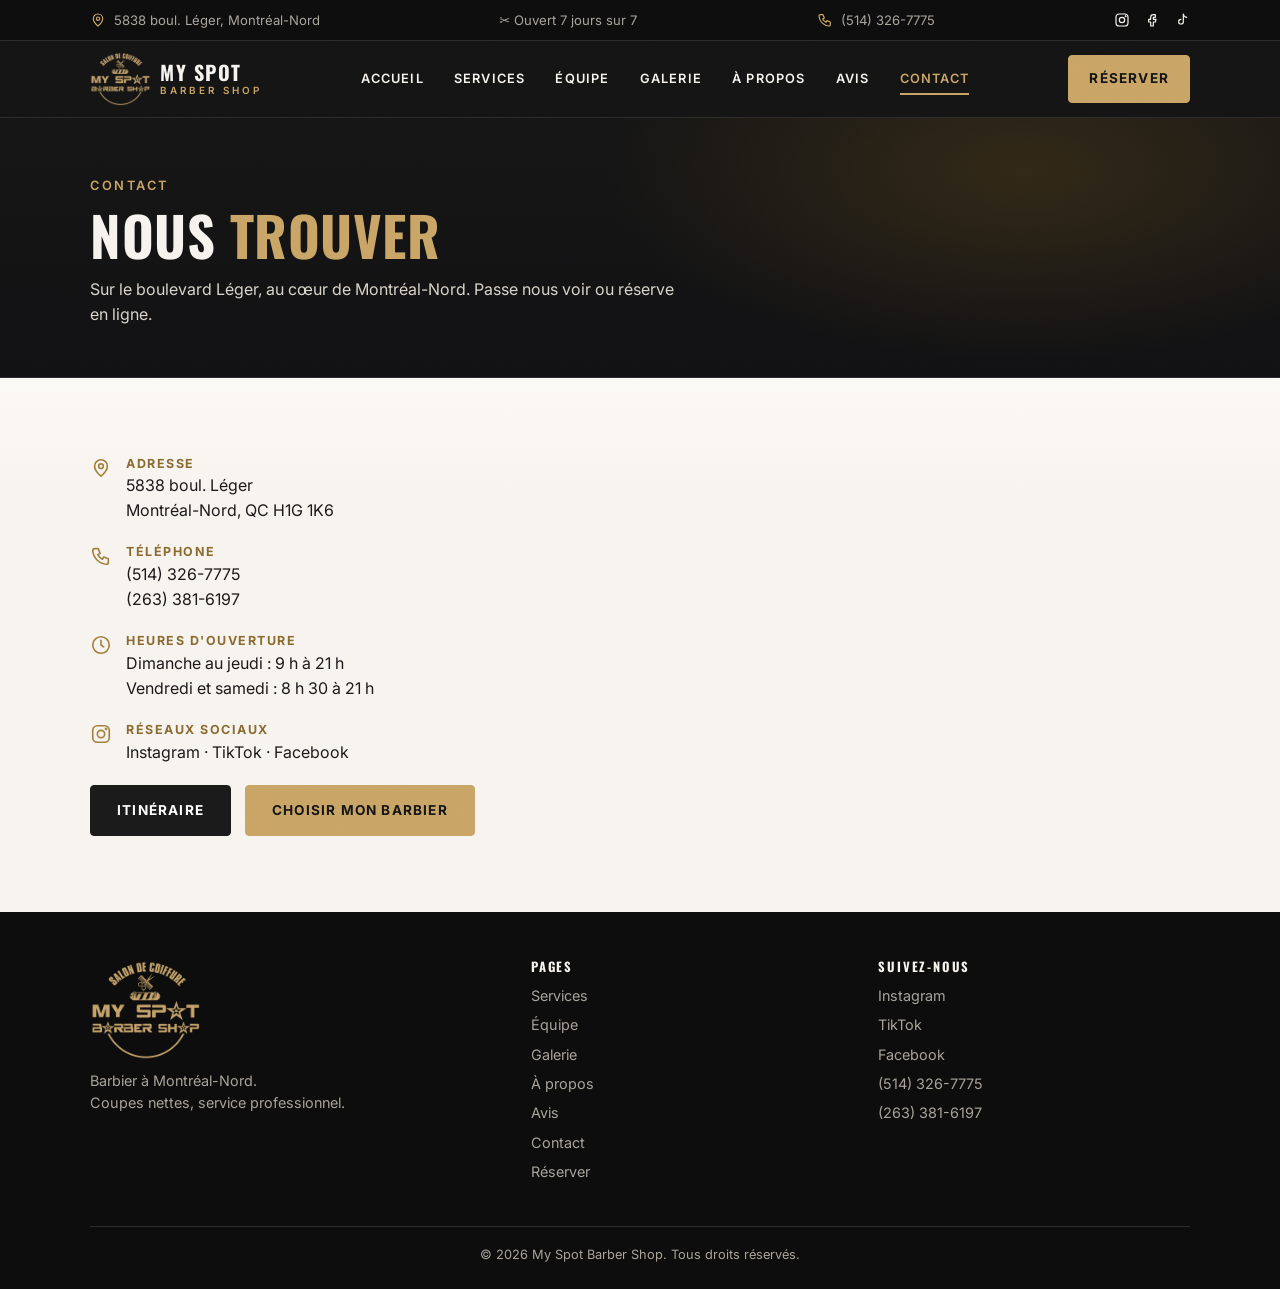
<file: contact.html>
<!doctype html>
<html lang="fr">
<head>
<!-- Google tag (gtag.js) : Google Analytics G-2EHVE13T4W + conteneur GTM-PSWNVFDS -->
<script async src="https://www.googletagmanager.com/gtag/js?id=G-2EHVE13T4W"></script>
<script>
  window.dataLayer = window.dataLayer || [];
  function gtag(){dataLayer.push(arguments);}
  gtag('js', new Date());
  gtag('config', 'G-2EHVE13T4W');
</script>
<script async src="https://www.googletagmanager.com/gtm.js?id=GTM-PSWNVFDS"></script>
<meta charset="utf-8">
<meta name="viewport" content="width=device-width, initial-scale=1">
<title>Contact et horaires — My Spot Barber Shop, Montréal-Nord</title>
<meta name="description" content="My Spot Barber Shop : 5838 boul. Léger, Montréal-Nord, QC H1G 1K6. (514) 326-7775 ou (263) 381-6197. Ouvert 7 jours sur 7, jusqu'à 21 h.">
<link rel="canonical" href="https://myspotbarbershop.com/contact">
<meta property="og:title" content="Contact et horaires — My Spot Barber Shop, Montréal-Nord">
<meta property="og:description" content="My Spot Barber Shop : 5838 boul. Léger, Montréal-Nord, QC H1G 1K6. (514) 326-7775 ou (263) 381-6197. Ouvert 7 jours sur 7, jusqu'à 21 h.">
<meta property="og:type" content="website">
<meta property="og:url" content="https://myspotbarbershop.com/contact">
<meta property="og:image" content="https://myspotbarbershop.com/img/og.jpg">
<meta property="og:image:width" content="1200">
<meta property="og:image:height" content="630">
<meta property="og:site_name" content="My Spot Barber Shop">
<meta name="twitter:card" content="summary_large_image">
<meta name="twitter:title" content="Contact et horaires — My Spot Barber Shop, Montréal-Nord">
<meta name="twitter:description" content="My Spot Barber Shop : 5838 boul. Léger, Montréal-Nord, QC H1G 1K6. (514) 326-7775 ou (263) 381-6197. Ouvert 7 jours sur 7, jusqu'à 21 h.">
<meta name="twitter:image" content="https://myspotbarbershop.com/img/og.jpg">
<meta property="og:locale" content="fr_CA">
<link rel="icon" href="img/icon.png">
<link rel="apple-touch-icon" href="img/icon.png">
<link rel="preconnect" href="https://fonts.googleapis.com">
<link rel="preconnect" href="https://fonts.gstatic.com" crossorigin>
<link href="https://fonts.googleapis.com/css2?family=Oswald:wght@600;700&family=Inter:wght@400;600;700&display=swap" rel="stylesheet">
<link rel="stylesheet" href="css/style.css">
</head>
<body>
<a class="skip" href="#contenu">Aller au contenu</a>
<div class="topbar">
  <div class="wrap">
    <span class="cache"><svg aria-hidden="true" focusable="false" viewBox="0 0 24 24"><path d="M12 21s-7-6.2-7-11a7 7 0 0 1 14 0c0 4.8-7 11-7 11z"/><circle cx="12" cy="10" r="2.5"/></svg>5838 boul. Léger, Montréal-Nord</span>
    <span>✂ Ouvert 7 jours sur 7</span>
    <a class="cache tel" href="tel:+15143267775"><svg aria-hidden="true" focusable="false" viewBox="0 0 24 24"><path d="M5 4h4l2 5-2.5 1.5a11 11 0 0 0 5 5L15 13l5 2v4a2 2 0 0 1-2 2A16 16 0 0 1 3 6a2 2 0 0 1 2-2z"/></svg>(514) 326-7775</a>
    <div class="social cache">
      <a href="https://www.instagram.com/myspotbarbershop/" target="_blank" rel="noopener" aria-label="Instagram"><svg aria-hidden="true" focusable="false" viewBox="0 0 24 24"><rect x="3" y="3" width="18" height="18" rx="5"/><circle cx="12" cy="12" r="4"/><circle cx="17.5" cy="6.5" r=".6"/></svg></a>
      <a href="https://www.facebook.com/profile.php?id=100047534535503" target="_blank" rel="noopener" aria-label="Facebook"><svg aria-hidden="true" focusable="false" viewBox="0 0 24 24"><path d="M14 8h3V4h-3a4 4 0 0 0-4 4v3H7v4h3v6h4v-6h3l1-4h-4V8z"/></svg></a>
      <a href="https://www.tiktok.com/@myspot.barbershop" target="_blank" rel="noopener" aria-label="TikTok"><svg aria-hidden="true" focusable="false" viewBox="0 0 24 24"><path d="M14 3v11.5a3.5 3.5 0 1 1-3.5-3.5M14 3c.3 2.7 2 4.5 5 5"/></svg></a>
    </div>
  </div>
</div>
<header class="nav">
  <div class="wrap">
    <a class="marque" href="/">
      <img src="img/logo.png" alt="Logo My Spot Barber Shop">
      <b>My Spot<small>BARBER SHOP</small></b>
    </a>
    <nav class="menu">
        <a href="/">Accueil</a>
        <a href="/services">Services</a>
        <a href="/equipe">Équipe</a>
        <a href="/galerie">Galerie</a>
        <a href="/a-propos">À propos</a>
        <a href="/avis">Avis</a>
        <a href="/contact" class="actif">Contact</a>
    </nav>
    <details class="menu-mobile">
      <summary aria-label="Menu"><svg aria-hidden="true" focusable="false" viewBox="0 0 24 24"><path d="M4 7h16M4 12h16M4 17h16"/></svg></summary>
      <nav>
        <a href="/">Accueil</a>
        <a href="/services">Services</a>
        <a href="/equipe">Équipe</a>
        <a href="/galerie">Galerie</a>
        <a href="/a-propos">À propos</a>
        <a href="/avis">Avis</a>
        <a href="/contact" class="actif">Contact</a>
        <a href="/equipe">Réserver</a>
      </nav>
    </details>
    <a class="btn btn-or" href="/equipe">Réserver</a>
  </div>
</header>
<main id="contenu">
<div class="entete-page">
  <div class="wrap">
    <p class="surtitre">Contact</p>
    <h1>Nous <span class="or">trouver</span></h1>
    <p class="fil">Sur le boulevard Léger, au cœur de Montréal-Nord. Passe nous voir ou réserve en ligne.</p>
  </div>
</div>

<section class="clair contact">
  <div class="wrap">
    <div>
      <div class="infos">
        <div class="info"><svg aria-hidden="true" focusable="false" viewBox="0 0 24 24"><path d="M12 21s-7-6.2-7-11a7 7 0 0 1 14 0c0 4.8-7 11-7 11z"/><circle cx="12" cy="10" r="2.5"/></svg><div><b>Adresse</b><a href="https://maps.app.goo.gl/vKizN4ZihQii4aD46" target="_blank" rel="noopener">5838 boul. Léger<br>Montréal-Nord, QC H1G 1K6</a></div></div>
        <div class="info"><svg aria-hidden="true" focusable="false" viewBox="0 0 24 24"><path d="M5 4h4l2 5-2.5 1.5a11 11 0 0 0 5 5L15 13l5 2v4a2 2 0 0 1-2 2A16 16 0 0 1 3 6a2 2 0 0 1 2-2z"/></svg><div><b>Téléphone</b><a href="tel:+15143267775">(514) 326-7775</a><a href="tel:+12633816197">(263) 381-6197</a></div></div>
        <div class="info"><svg aria-hidden="true" focusable="false" viewBox="0 0 24 24"><circle cx="12" cy="12" r="9"/><path d="M12 7v5l3 2"/></svg><div><b>Heures d'ouverture</b>Dimanche au jeudi : 9 h à 21 h<br>Vendredi et samedi : 8 h 30 à 21 h</div></div>
        <div class="info"><svg aria-hidden="true" focusable="false" viewBox="0 0 24 24"><rect x="3" y="3" width="18" height="18" rx="5"/><circle cx="12" cy="12" r="4"/><circle cx="17.5" cy="6.5" r=".6"/></svg><div><b>Réseaux sociaux</b><a href="https://www.instagram.com/myspotbarbershop/" target="_blank" rel="noopener">Instagram</a> · <a href="https://www.tiktok.com/@myspot.barbershop" target="_blank" rel="noopener">TikTok</a> · <a href="https://www.facebook.com/profile.php?id=100047534535503" target="_blank" rel="noopener">Facebook</a></div></div>
        <div style="display:flex;gap:14px;flex-wrap:wrap"><a class="btn btn-noir" href="https://maps.app.goo.gl/vKizN4ZihQii4aD46" target="_blank" rel="noopener">Itinéraire</a><a class="btn btn-or" href="/equipe">Choisir mon barbier</a></div>
      </div>
    </div>
    <iframe class="carte" loading="lazy" title="Carte My Spot Barber Shop" src="https://www.google.com/maps?q=MY+SPOT+Barbershop,+5838+Bd+L%C3%A9ger,+Montreal,+Quebec+H1G+1K6&output=embed"></iframe>
  </div>
</section>
</main>
<footer>
  <div class="wrap">
    <div>
      <img src="img/logo.png" alt="My Spot Barber Shop">
      <p>Barbier à Montréal-Nord.<br>Coupes nettes, service professionnel.</p>
    </div>
    <div>
      <h2 class="pied-titre">Pages</h2>
      <ul>
        <li><a href="/services">Services</a></li>
        <li><a href="/equipe">Équipe</a></li>
        <li><a href="/galerie">Galerie</a></li>
        <li><a href="/a-propos">À propos</a></li>
        <li><a href="/avis">Avis</a></li>
        <li><a href="/contact">Contact</a></li>
        <li><a href="/equipe">Réserver</a></li>
      </ul>
    </div>
    <div>
      <h2 class="pied-titre">Suivez-nous</h2>
      <ul>
        <li><a href="https://www.instagram.com/myspotbarbershop/" target="_blank" rel="noopener">Instagram</a></li>
        <li><a href="https://www.tiktok.com/@myspot.barbershop" target="_blank" rel="noopener">TikTok</a></li>
        <li><a href="https://www.facebook.com/profile.php?id=100047534535503" target="_blank" rel="noopener">Facebook</a></li>
        <li><a href="tel:+15143267775">(514) 326-7775</a></li>
        <li><a href="tel:+12633816197">(263) 381-6197</a></li>
      </ul>
    </div>
    <p class="copy">© 2026 My Spot Barber Shop. Tous droits réservés.</p>
  </div>
</footer>

<a class="btn btn-or fixe" href="/equipe">Réserver maintenant</a>
<script>
  if ('scrollRestoration' in history) { history.scrollRestoration = 'manual'; }
  if (!location.hash) { window.scrollTo(0, 0); window.addEventListener('pageshow', function(){ window.scrollTo(0, 0); }); }
</script>
</body>
</html>
</file>
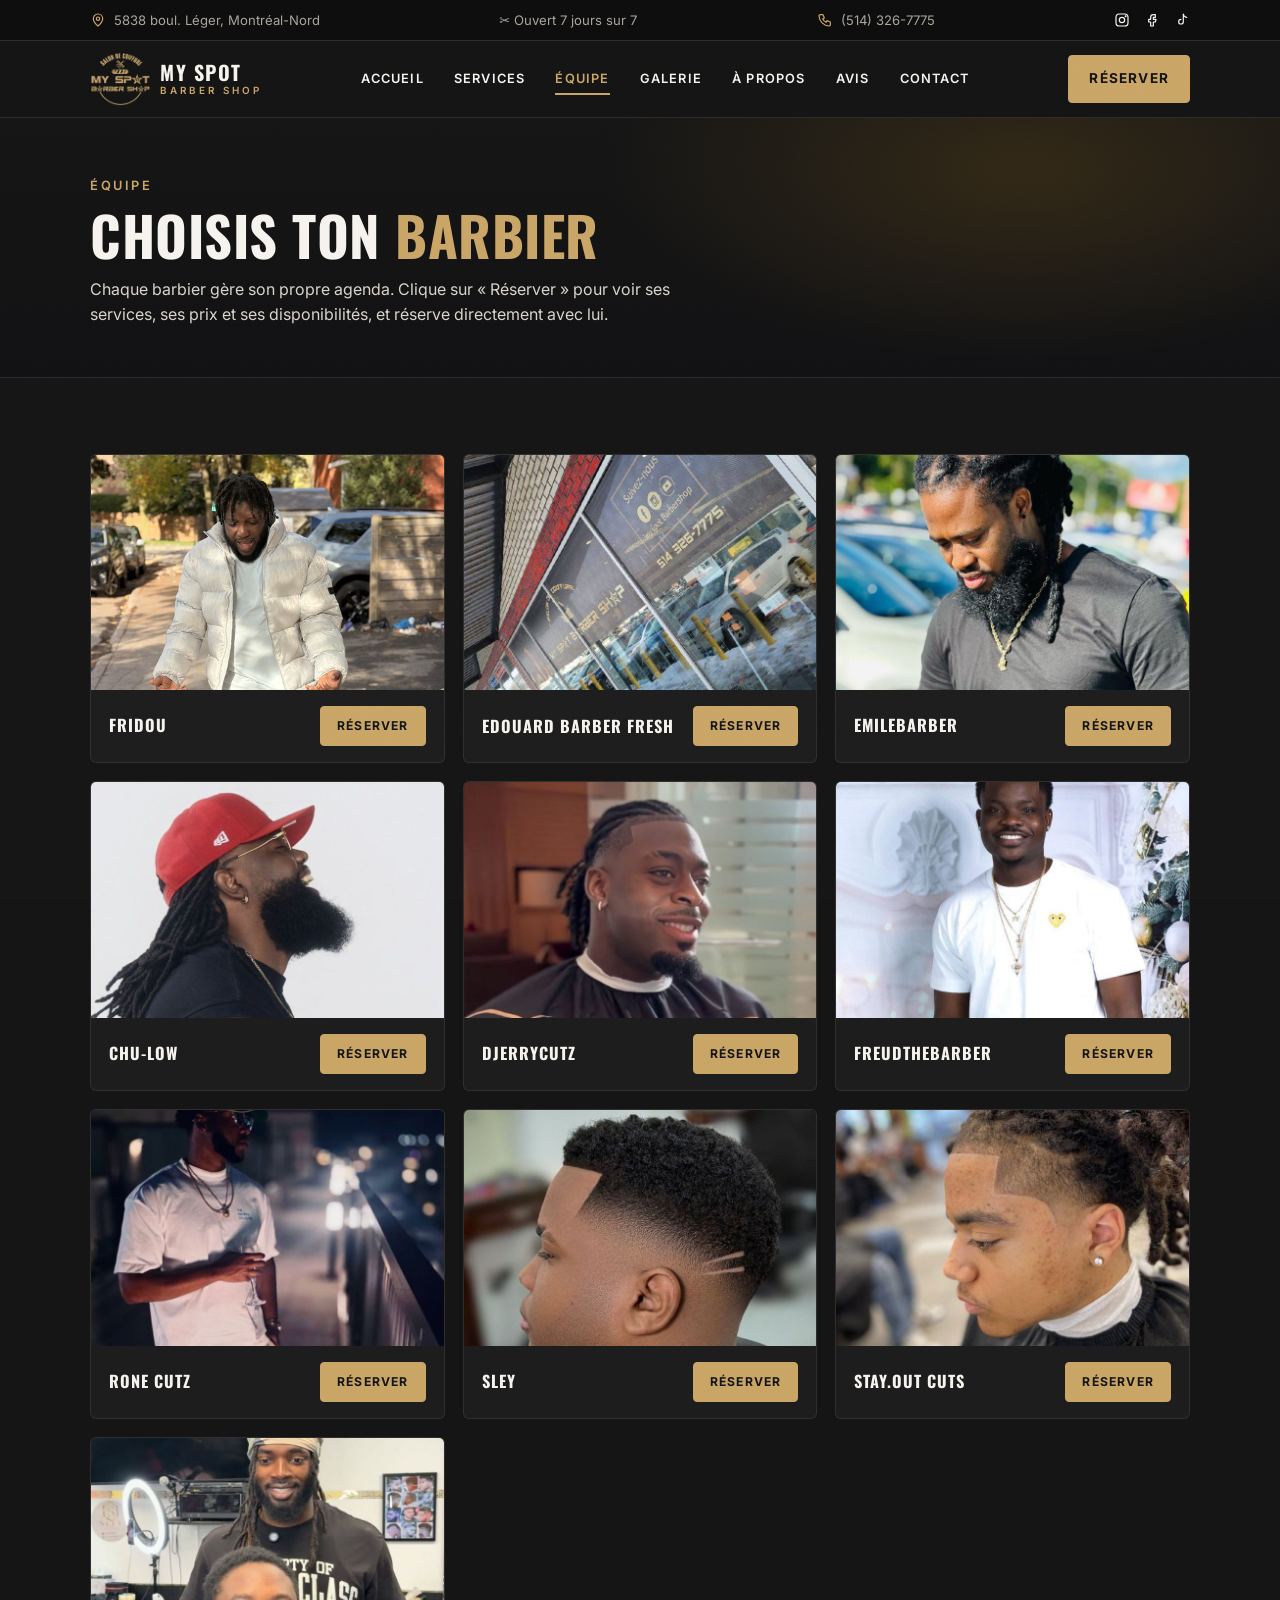
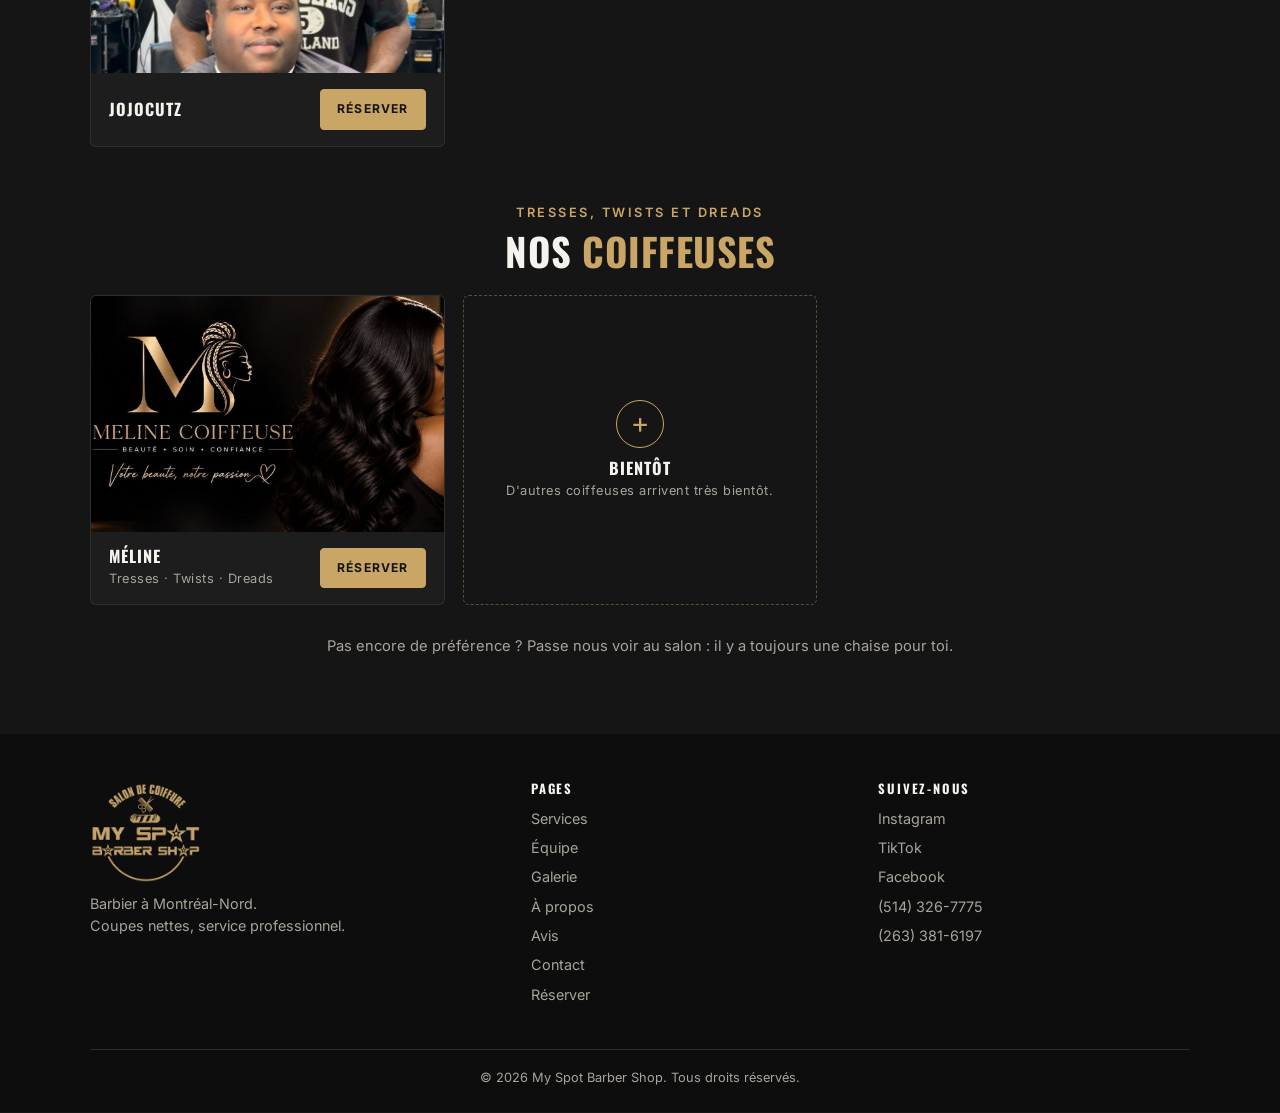
<file: equipe.html>
<!doctype html>
<html lang="fr">
<head>
<!-- Google tag (gtag.js) : Google Analytics G-2EHVE13T4W + conteneur GTM-PSWNVFDS -->
<script async src="https://www.googletagmanager.com/gtag/js?id=G-2EHVE13T4W"></script>
<script>
  window.dataLayer = window.dataLayer || [];
  function gtag(){dataLayer.push(arguments);}
  gtag('js', new Date());
  gtag('config', 'G-2EHVE13T4W');
</script>
<script async src="https://www.googletagmanager.com/gtm.js?id=GTM-PSWNVFDS"></script>
<meta charset="utf-8">
<meta name="viewport" content="width=device-width, initial-scale=1">
<title>Nos barbiers — My Spot Barber Shop, Montréal-Nord</title>
<meta name="description" content="Choisis ton barbier chez My Spot à Montréal-Nord : Fridou, Edouard, EmileBarber, Chu-Low, DjerryCutz et plus. Chacun a son lien de réservation Booksy.">
<link rel="canonical" href="https://myspotbarbershop.com/equipe">
<meta property="og:title" content="Nos barbiers — My Spot Barber Shop, Montréal-Nord">
<meta property="og:description" content="Choisis ton barbier chez My Spot à Montréal-Nord : Fridou, Edouard, EmileBarber, Chu-Low, DjerryCutz et plus. Chacun a son lien de réservation Booksy.">
<meta property="og:type" content="website">
<meta property="og:url" content="https://myspotbarbershop.com/equipe">
<meta property="og:image" content="https://myspotbarbershop.com/img/og.jpg">
<meta property="og:image:width" content="1200">
<meta property="og:image:height" content="630">
<meta property="og:site_name" content="My Spot Barber Shop">
<meta name="twitter:card" content="summary_large_image">
<meta name="twitter:title" content="Nos barbiers — My Spot Barber Shop, Montréal-Nord">
<meta name="twitter:description" content="Choisis ton barbier chez My Spot à Montréal-Nord : Fridou, Edouard, EmileBarber, Chu-Low, DjerryCutz et plus. Chacun a son lien de réservation Booksy.">
<meta name="twitter:image" content="https://myspotbarbershop.com/img/og.jpg">
<meta property="og:locale" content="fr_CA">
<script type="application/ld+json">
{
 "@context": "https://schema.org",
 "@type": "ItemList",
 "name": "Les barbiers de My Spot Barber Shop",
 "itemListElement": [
  {
   "@type": "ListItem",
   "position": 1,
   "item": {
    "@type": "Person",
    "name": "Fridou",
    "jobTitle": "Barbier",
    "worksFor": {
     "@id": "https://myspotbarbershop.com/#barbershop"
    }
   }
  },
  {
   "@type": "ListItem",
   "position": 2,
   "item": {
    "@type": "Person",
    "name": "Edouard Barber Fresh",
    "jobTitle": "Barbier",
    "worksFor": {
     "@id": "https://myspotbarbershop.com/#barbershop"
    }
   }
  },
  {
   "@type": "ListItem",
   "position": 3,
   "item": {
    "@type": "Person",
    "name": "EmileBarber",
    "jobTitle": "Barbier",
    "worksFor": {
     "@id": "https://myspotbarbershop.com/#barbershop"
    }
   }
  },
  {
   "@type": "ListItem",
   "position": 4,
   "item": {
    "@type": "Person",
    "name": "Chu-Low",
    "jobTitle": "Barbier",
    "worksFor": {
     "@id": "https://myspotbarbershop.com/#barbershop"
    }
   }
  },
  {
   "@type": "ListItem",
   "position": 5,
   "item": {
    "@type": "Person",
    "name": "DjerryCutz",
    "jobTitle": "Barbier",
    "worksFor": {
     "@id": "https://myspotbarbershop.com/#barbershop"
    }
   }
  },
  {
   "@type": "ListItem",
   "position": 6,
   "item": {
    "@type": "Person",
    "name": "FreudTheBarber",
    "jobTitle": "Barbier",
    "worksFor": {
     "@id": "https://myspotbarbershop.com/#barbershop"
    }
   }
  },
  {
   "@type": "ListItem",
   "position": 7,
   "item": {
    "@type": "Person",
    "name": "Rone Cutz",
    "jobTitle": "Barbier",
    "worksFor": {
     "@id": "https://myspotbarbershop.com/#barbershop"
    }
   }
  },
  {
   "@type": "ListItem",
   "position": 8,
   "item": {
    "@type": "Person",
    "name": "Sley",
    "jobTitle": "Barbier",
    "worksFor": {
     "@id": "https://myspotbarbershop.com/#barbershop"
    }
   }
  },
  {
   "@type": "ListItem",
   "position": 9,
   "item": {
    "@type": "Person",
    "name": "Stay.Out Cuts",
    "jobTitle": "Barbier",
    "worksFor": {
     "@id": "https://myspotbarbershop.com/#barbershop"
    }
   }
  },
  {
   "@type": "ListItem",
   "position": 10,
   "item": {
    "@type": "Person",
    "name": "JojoCutz",
    "jobTitle": "Barbier",
    "worksFor": {
     "@id": "https://myspotbarbershop.com/#barbershop"
    }
   }
  },
  {
   "@type": "ListItem",
   "position": 11,
   "item": {
    "@type": "Person",
    "name": "Méline",
    "jobTitle": "Coiffeuse (tresses, twists, dreads)",
    "worksFor": {
     "@id": "https://myspotbarbershop.com/#barbershop"
    }
   }
  }
 ]
}
</script>
<link rel="icon" href="img/icon.png">
<link rel="apple-touch-icon" href="img/icon.png">
<link rel="preconnect" href="https://booksy.com" crossorigin>
  <link rel="preconnect" href="https://fonts.googleapis.com">
<link rel="preconnect" href="https://fonts.gstatic.com" crossorigin>
<link href="https://fonts.googleapis.com/css2?family=Oswald:wght@600;700&family=Inter:wght@400;600;700&display=swap" rel="stylesheet">
<link rel="stylesheet" href="css/style.css">
</head>
<body>
<a class="skip" href="#contenu">Aller au contenu</a>
<div class="topbar">
  <div class="wrap">
    <span class="cache"><svg aria-hidden="true" focusable="false" viewBox="0 0 24 24"><path d="M12 21s-7-6.2-7-11a7 7 0 0 1 14 0c0 4.8-7 11-7 11z"/><circle cx="12" cy="10" r="2.5"/></svg>5838 boul. Léger, Montréal-Nord</span>
    <span>✂ Ouvert 7 jours sur 7</span>
    <a class="cache tel" href="tel:+15143267775"><svg aria-hidden="true" focusable="false" viewBox="0 0 24 24"><path d="M5 4h4l2 5-2.5 1.5a11 11 0 0 0 5 5L15 13l5 2v4a2 2 0 0 1-2 2A16 16 0 0 1 3 6a2 2 0 0 1 2-2z"/></svg>(514) 326-7775</a>
    <div class="social cache">
      <a href="https://www.instagram.com/myspotbarbershop/" target="_blank" rel="noopener" aria-label="Instagram"><svg aria-hidden="true" focusable="false" viewBox="0 0 24 24"><rect x="3" y="3" width="18" height="18" rx="5"/><circle cx="12" cy="12" r="4"/><circle cx="17.5" cy="6.5" r=".6"/></svg></a>
      <a href="https://www.facebook.com/profile.php?id=100047534535503" target="_blank" rel="noopener" aria-label="Facebook"><svg aria-hidden="true" focusable="false" viewBox="0 0 24 24"><path d="M14 8h3V4h-3a4 4 0 0 0-4 4v3H7v4h3v6h4v-6h3l1-4h-4V8z"/></svg></a>
      <a href="https://www.tiktok.com/@myspot.barbershop" target="_blank" rel="noopener" aria-label="TikTok"><svg aria-hidden="true" focusable="false" viewBox="0 0 24 24"><path d="M14 3v11.5a3.5 3.5 0 1 1-3.5-3.5M14 3c.3 2.7 2 4.5 5 5"/></svg></a>
    </div>
  </div>
</div>
<header class="nav">
  <div class="wrap">
    <a class="marque" href="/">
      <img src="img/logo.png" alt="Logo My Spot Barber Shop">
      <b>My Spot<small>BARBER SHOP</small></b>
    </a>
    <nav class="menu">
        <a href="/">Accueil</a>
        <a href="/services">Services</a>
        <a href="/equipe" class="actif">Équipe</a>
        <a href="/galerie">Galerie</a>
        <a href="/a-propos">À propos</a>
        <a href="/avis">Avis</a>
        <a href="/contact">Contact</a>
    </nav>
    <details class="menu-mobile">
      <summary aria-label="Menu"><svg aria-hidden="true" focusable="false" viewBox="0 0 24 24"><path d="M4 7h16M4 12h16M4 17h16"/></svg></summary>
      <nav>
        <a href="/">Accueil</a>
        <a href="/services">Services</a>
        <a href="/equipe" class="actif">Équipe</a>
        <a href="/galerie">Galerie</a>
        <a href="/a-propos">À propos</a>
        <a href="/avis">Avis</a>
        <a href="/contact">Contact</a>
        <a href="/equipe">Réserver</a>
      </nav>
    </details>
    <a class="btn btn-or" href="/equipe">Réserver</a>
  </div>
</header>
<main id="contenu">
<div class="entete-page">
  <div class="wrap">
    <p class="surtitre">Équipe</p>
    <h1>Choisis ton <span class="or">barbier</span></h1>
    <p class="fil">Chaque barbier gère son propre agenda. Clique sur « Réserver » pour voir ses services, ses prix et ses disponibilités, et réserve directement avec lui.</p>
  </div>
</div>

<section>
  <div class="wrap">
    <div class="barbiers" id="barbiers">
      <div class="barbier"><figure><img src="img/equipe/fridou.jpg" alt="Fridou — barbier chez My Spot" loading="lazy"></figure><div class="bas"><h2 class="carte-titre">Fridou</h2><a class="btn btn-or" href="https://booksy.com/fr-ca/18926_fridou-my-spot-barber_barbershop_1151161_montreal-nord" data-booksy="18926" target="_blank" rel="noopener">Réserver</a></div></div>
      <div class="barbier"><figure><img src="img/equipe/edouard.jpg" alt="Edouard Barber Fresh — barbier chez My Spot" loading="lazy"></figure><div class="bas"><h2 class="carte-titre">Edouard Barber Fresh</h2><a class="btn btn-or" href="https://booksy.com/fr-ca/8653_edouard-barber-fresh-my-spot-barbershop_barbershop_1151161_montreal-nord" data-booksy="8653" target="_blank" rel="noopener">Réserver</a></div></div>
      <div class="barbier"><figure><img src="img/equipe/emile.jpg" alt="EmileBarber — barbier chez My Spot" loading="lazy"></figure><div class="bas"><h2 class="carte-titre">EmileBarber</h2><a class="btn btn-or" href="https://booksy.com/fr-ca/12695_emilebarber-my-spot-barbershop_barbershop_1151161_montreal-nord" data-booksy="12695" target="_blank" rel="noopener">Réserver</a></div></div>
      <div class="barbier"><figure><img src="img/equipe/chulow.jpg" alt="Chu-Low — barbier chez My Spot" loading="lazy"></figure><div class="bas"><h2 class="carte-titre">Chu-Low</h2><a class="btn btn-or" href="https://booksy.com/fr-ca/7218_chu-low-myspot-barbershop_barbershop_1151161_montreal-nord" data-booksy="7218" target="_blank" rel="noopener">Réserver</a></div></div>
      <div class="barbier"><figure><img src="img/equipe/djerry.jpg" alt="DjerryCutz — barbier chez My Spot" loading="lazy"></figure><div class="bas"><h2 class="carte-titre">DjerryCutz</h2><a class="btn btn-or" href="https://booksy.com/fr-ca/6870_djerrycutz-my-spot-barbershop_barbershop_1151161_montreal-nord" data-booksy="6870" target="_blank" rel="noopener">Réserver</a></div></div>
      <div class="barbier"><figure><img src="img/equipe/freud.jpg" alt="FreudTheBarber — barbier chez My Spot" loading="lazy"></figure><div class="bas"><h2 class="carte-titre">FreudTheBarber</h2><a class="btn btn-or" href="https://booksy.com/fr-ca/7247_freudthebarber-my-spot-barbershop_barbershop_1151161_montreal-nord" data-booksy="7247" target="_blank" rel="noopener">Réserver</a></div></div>
      <div class="barbier"><figure><img src="img/equipe/rone.jpg" alt="Rone Cutz — barbier chez My Spot" loading="lazy"></figure><div class="bas"><h2 class="carte-titre">Rone Cutz</h2><a class="btn btn-or" href="https://booksy.com/fr-ca/7780_rone-cutz-myspot-barbershop_barbershop_1151161_montreal-nord" data-booksy="7780" target="_blank" rel="noopener">Réserver</a></div></div>
      <div class="barbier"><figure><img src="img/equipe/sley.jpg" alt="Sley — barbier chez My Spot" loading="lazy"></figure><div class="bas"><h2 class="carte-titre">Sley</h2><a class="btn btn-or" href="https://booksy.com/fr-ca/28419_sley-my-spot-barbershop_barbershop_1151161_montreal-nord" data-booksy="28419" target="_blank" rel="noopener">Réserver</a></div></div>
      <div class="barbier"><figure><img src="img/equipe/stayout.jpg" alt="Stay.Out Cuts — barbier chez My Spot" loading="lazy"></figure><div class="bas"><h2 class="carte-titre">Stay.Out Cuts</h2><a class="btn btn-or" href="https://booksy.com/fr-ca/8805_stay-out-cuts-myspot-barbershop_barbershop_1151161_montreal-nord" data-booksy="8805" target="_blank" rel="noopener">Réserver</a></div></div>
      <div class="barbier"><figure><img src="img/equipe/jojo.jpg" alt="JojoCutz — barbier chez My Spot" loading="lazy"></figure><div class="bas"><h2 class="carte-titre">JojoCutz</h2><a class="btn btn-or" href="https://jojocutz.setmore.com/" target="_blank" rel="noopener">Réserver</a></div></div>
    </div>
    <div class="coiffeuses" id="coiffeuses">
      <p class="surtitre">Tresses, twists et dreads</p>
      <h2 class="titre-coiffeuses">Nos <span class="or">coiffeuses</span></h2>
      <div class="barbiers">
        <div class="barbier"><figure><img src="img/equipe/meline.jpg" alt="Méline Coiffeuse — tresses, twists et dreads chez My Spot" loading="lazy"></figure><div class="bas"><div><h3 class="carte-titre">Méline</h3><p class="role">Tresses · Twists · Dreads</p></div><a class="btn btn-or" href="https://booksy.com/fr-ca/15946_coiffeuse-meline_hair-salon_1151161_montreal-nord" data-booksy="15946" target="_blank" rel="noopener">Réserver</a></div></div>
        <div class="barbier bientot" aria-label="Nouvelles coiffeuses bientôt"><div class="bientot-in"><span class="bientot-ico" aria-hidden="true">+</span><h3 class="carte-titre">Bientôt</h3><p class="role">D'autres coiffeuses arrivent très bientôt.</p></div></div>
      </div>
    </div>
    <p style="text-align:center;margin-top:30px;color:var(--gris);font-size:.92rem">Pas encore de préférence ? Passe nous voir au salon : il y a toujours une chaise pour toi.</p>
  </div>
</section>
</main>
<footer>
  <div class="wrap">
    <div>
      <img src="img/logo.png" alt="My Spot Barber Shop">
      <p>Barbier à Montréal-Nord.<br>Coupes nettes, service professionnel.</p>
    </div>
    <div>
      <h2 class="pied-titre">Pages</h2>
      <ul>
        <li><a href="/services">Services</a></li>
        <li><a href="/equipe">Équipe</a></li>
        <li><a href="/galerie">Galerie</a></li>
        <li><a href="/a-propos">À propos</a></li>
        <li><a href="/avis">Avis</a></li>
        <li><a href="/contact">Contact</a></li>
        <li><a href="/equipe">Réserver</a></li>
      </ul>
    </div>
    <div>
      <h2 class="pied-titre">Suivez-nous</h2>
      <ul>
        <li><a href="https://www.instagram.com/myspotbarbershop/" target="_blank" rel="noopener">Instagram</a></li>
        <li><a href="https://www.tiktok.com/@myspot.barbershop" target="_blank" rel="noopener">TikTok</a></li>
        <li><a href="https://www.facebook.com/profile.php?id=100047534535503" target="_blank" rel="noopener">Facebook</a></li>
        <li><a href="tel:+15143267775">(514) 326-7775</a></li>
        <li><a href="tel:+12633816197">(263) 381-6197</a></li>
      </ul>
    </div>
    <p class="copy">© 2026 My Spot Barber Shop. Tous droits réservés.</p>
  </div>
</footer>

<a class="btn btn-or fixe" href="#barbiers">Réserver maintenant</a>
<script>
  if ('scrollRestoration' in history) { history.scrollRestoration = 'manual'; }
  if (!location.hash) { window.scrollTo(0, 0); window.addEventListener('pageshow', function(){ window.scrollTo(0, 0); }); }
</script>
<script src="/js/booksy.js" defer></script>
</body>
</html>
</file>
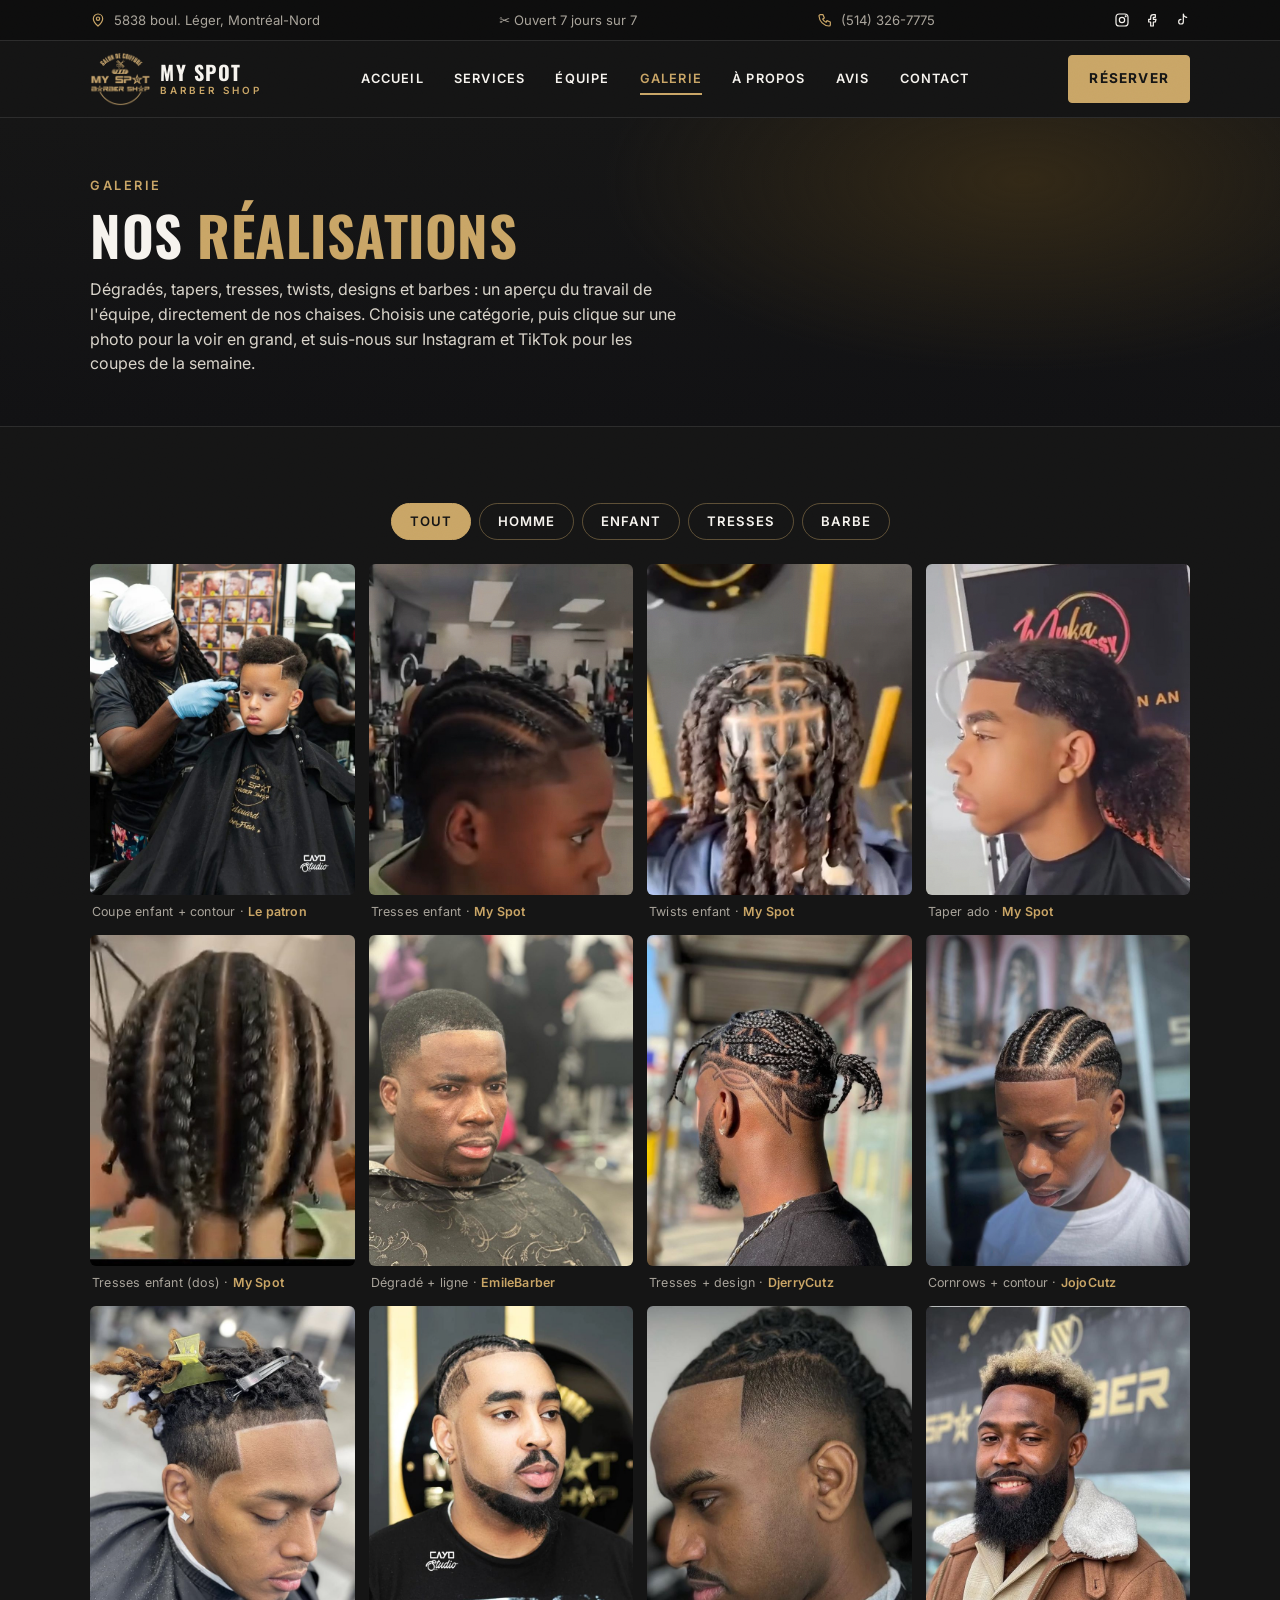
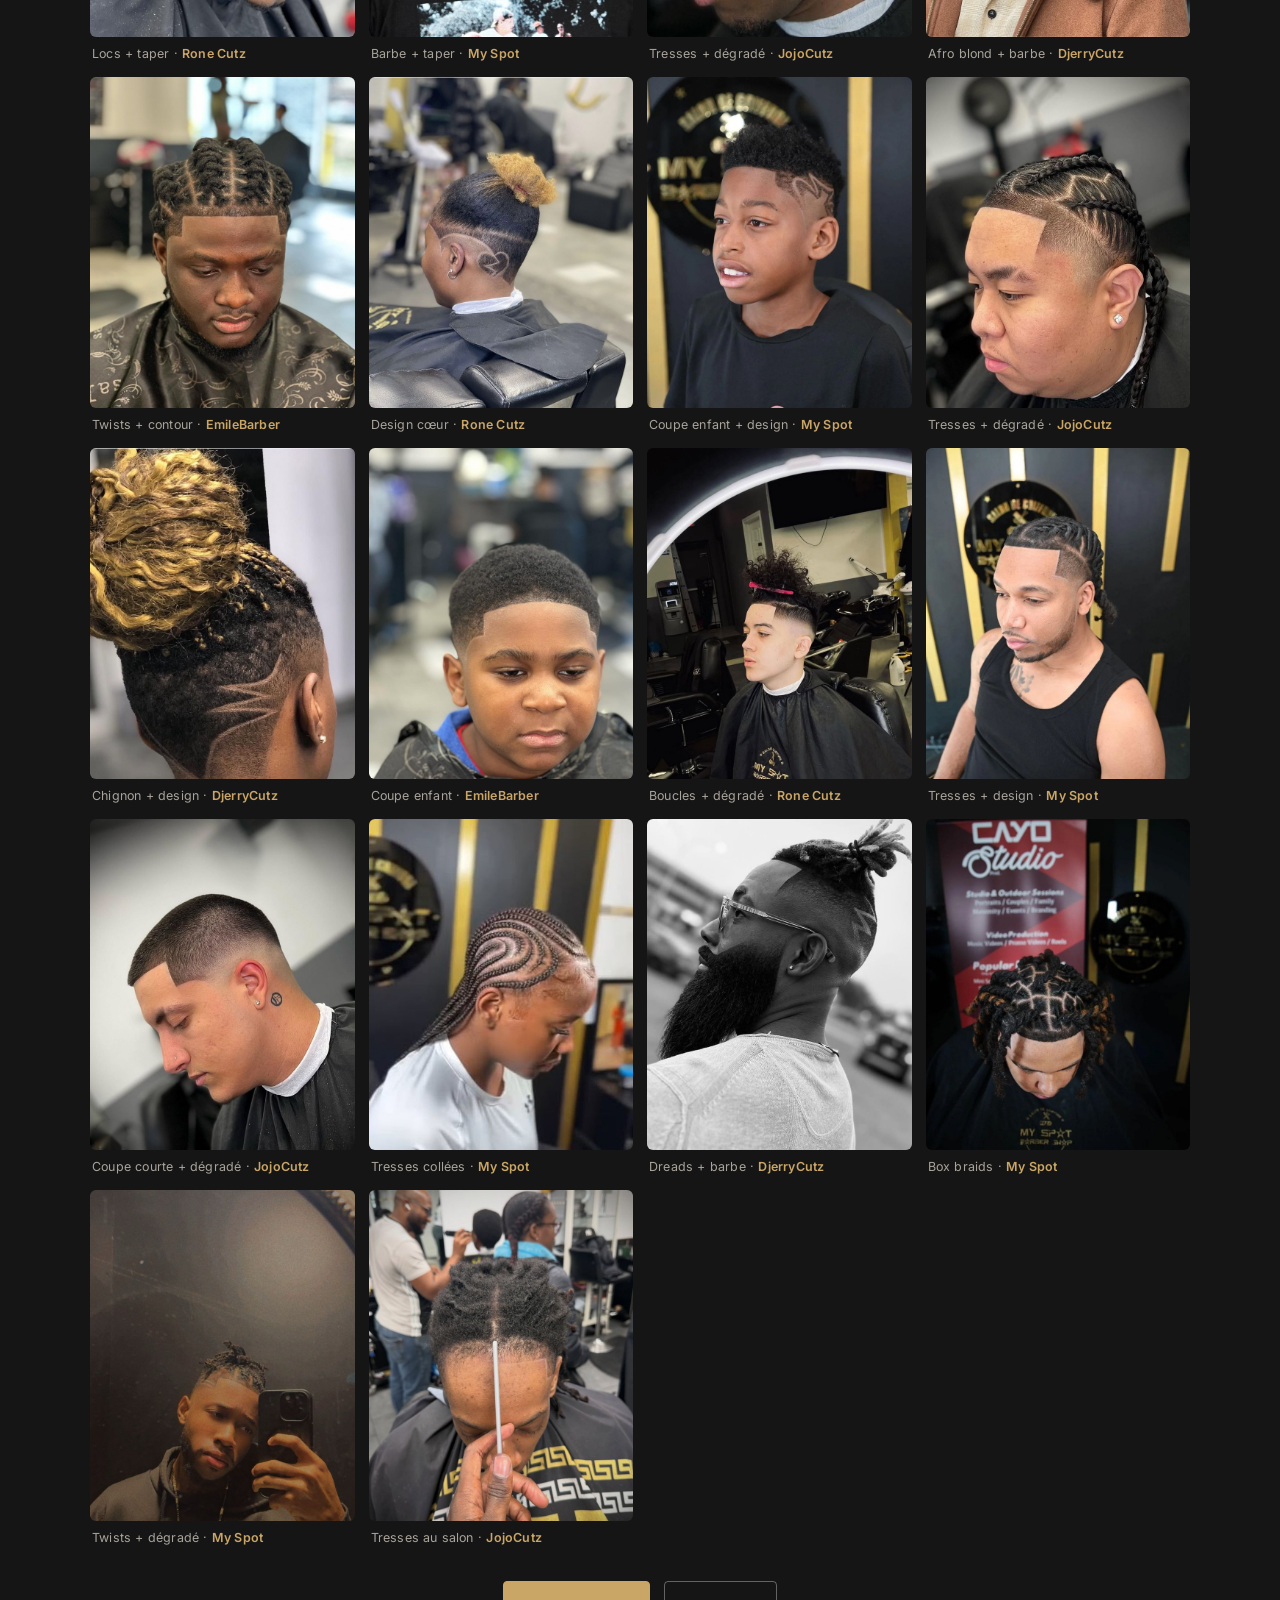
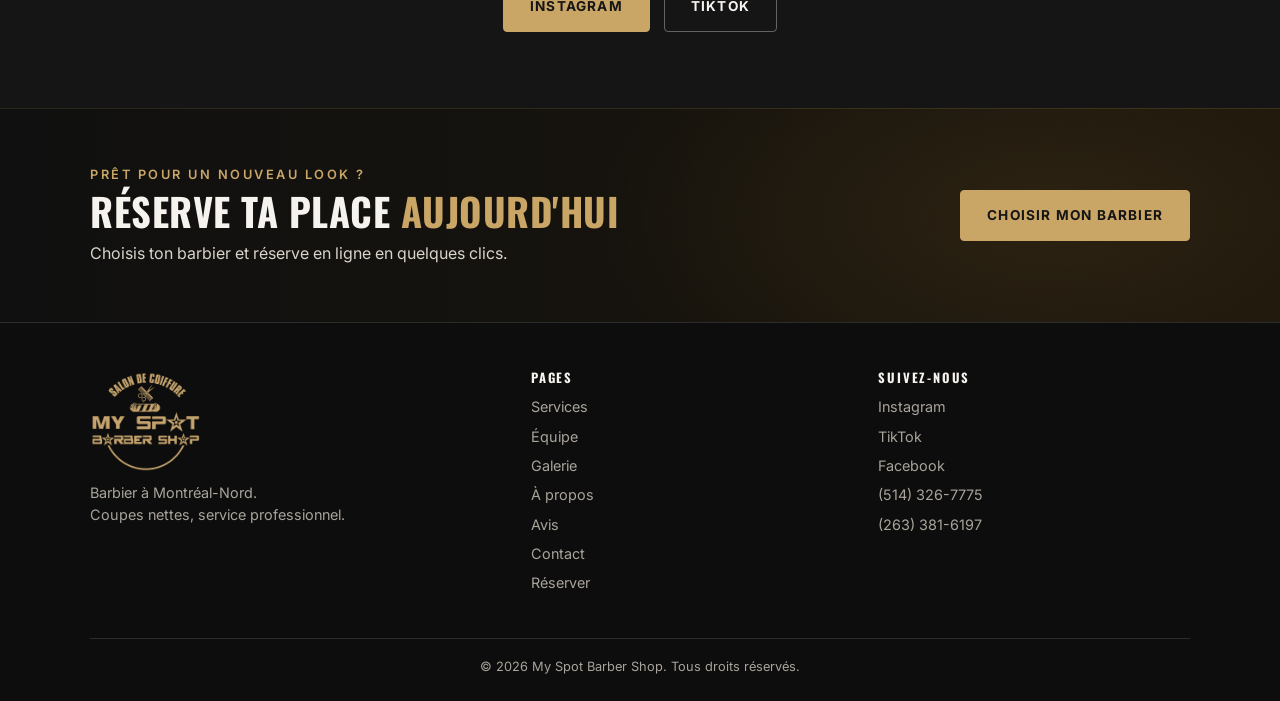
<file: galerie.html>
<!doctype html>
<html lang="fr">
<head>
<!-- Google tag (gtag.js) : Google Analytics G-2EHVE13T4W + conteneur GTM-PSWNVFDS -->
<script async src="https://www.googletagmanager.com/gtag/js?id=G-2EHVE13T4W"></script>
<script>
  window.dataLayer = window.dataLayer || [];
  function gtag(){dataLayer.push(arguments);}
  gtag('js', new Date());
  gtag('config', 'G-2EHVE13T4W');
</script>
<script async src="https://www.googletagmanager.com/gtm.js?id=GTM-PSWNVFDS"></script>
<meta charset="utf-8">
<meta name="viewport" content="width=device-width, initial-scale=1">
<title>Galerie — My Spot Barber Shop, Montréal-Nord</title>
<meta name="description" content="Dégradés, tresses, twists et contours réalisés chez My Spot Barber Shop à Montréal-Nord. Suivez-nous sur Instagram pour voir plus de coupes.">
<link rel="canonical" href="https://myspotbarbershop.com/galerie">
<meta property="og:title" content="Galerie — My Spot Barber Shop, Montréal-Nord">
<meta property="og:description" content="Dégradés, tresses, twists et contours réalisés chez My Spot Barber Shop à Montréal-Nord. Suivez-nous sur Instagram pour voir plus de coupes.">
<meta property="og:type" content="website">
<meta property="og:url" content="https://myspotbarbershop.com/galerie">
<meta property="og:image" content="https://myspotbarbershop.com/img/og.jpg">
<meta property="og:image:width" content="1200">
<meta property="og:image:height" content="630">
<meta property="og:site_name" content="My Spot Barber Shop">
<meta name="twitter:card" content="summary_large_image">
<meta name="twitter:title" content="Galerie — My Spot Barber Shop, Montréal-Nord">
<meta name="twitter:description" content="Dégradés, tresses, twists et contours réalisés chez My Spot Barber Shop à Montréal-Nord. Suivez-nous sur Instagram pour voir plus de coupes.">
<meta name="twitter:image" content="https://myspotbarbershop.com/img/og.jpg">
<meta property="og:locale" content="fr_CA">
<link rel="icon" href="img/icon.png">
<link rel="apple-touch-icon" href="img/icon.png">
<link rel="preconnect" href="https://fonts.googleapis.com">
<link rel="preconnect" href="https://fonts.gstatic.com" crossorigin>
<link href="https://fonts.googleapis.com/css2?family=Oswald:wght@600;700&family=Inter:wght@400;600;700&display=swap" rel="stylesheet">
<link rel="stylesheet" href="css/style.css">
</head>
<body>
<a class="skip" href="#contenu">Aller au contenu</a>
<div class="topbar">
  <div class="wrap">
    <span class="cache"><svg aria-hidden="true" focusable="false" viewBox="0 0 24 24"><path d="M12 21s-7-6.2-7-11a7 7 0 0 1 14 0c0 4.8-7 11-7 11z"/><circle cx="12" cy="10" r="2.5"/></svg>5838 boul. Léger, Montréal-Nord</span>
    <span>✂ Ouvert 7 jours sur 7</span>
    <a class="cache tel" href="tel:+15143267775"><svg aria-hidden="true" focusable="false" viewBox="0 0 24 24"><path d="M5 4h4l2 5-2.5 1.5a11 11 0 0 0 5 5L15 13l5 2v4a2 2 0 0 1-2 2A16 16 0 0 1 3 6a2 2 0 0 1 2-2z"/></svg>(514) 326-7775</a>
    <div class="social cache">
      <a href="https://www.instagram.com/myspotbarbershop/" target="_blank" rel="noopener" aria-label="Instagram"><svg aria-hidden="true" focusable="false" viewBox="0 0 24 24"><rect x="3" y="3" width="18" height="18" rx="5"/><circle cx="12" cy="12" r="4"/><circle cx="17.5" cy="6.5" r=".6"/></svg></a>
      <a href="https://www.facebook.com/profile.php?id=100047534535503" target="_blank" rel="noopener" aria-label="Facebook"><svg aria-hidden="true" focusable="false" viewBox="0 0 24 24"><path d="M14 8h3V4h-3a4 4 0 0 0-4 4v3H7v4h3v6h4v-6h3l1-4h-4V8z"/></svg></a>
      <a href="https://www.tiktok.com/@myspot.barbershop" target="_blank" rel="noopener" aria-label="TikTok"><svg aria-hidden="true" focusable="false" viewBox="0 0 24 24"><path d="M14 3v11.5a3.5 3.5 0 1 1-3.5-3.5M14 3c.3 2.7 2 4.5 5 5"/></svg></a>
    </div>
  </div>
</div>
<header class="nav">
  <div class="wrap">
    <a class="marque" href="/">
      <img src="img/logo.png" alt="Logo My Spot Barber Shop">
      <b>My Spot<small>BARBER SHOP</small></b>
    </a>
    <nav class="menu">
        <a href="/">Accueil</a>
        <a href="/services">Services</a>
        <a href="/equipe">Équipe</a>
        <a href="/galerie" class="actif">Galerie</a>
        <a href="/a-propos">À propos</a>
        <a href="/avis">Avis</a>
        <a href="/contact">Contact</a>
    </nav>
    <details class="menu-mobile">
      <summary aria-label="Menu"><svg aria-hidden="true" focusable="false" viewBox="0 0 24 24"><path d="M4 7h16M4 12h16M4 17h16"/></svg></summary>
      <nav>
        <a href="/">Accueil</a>
        <a href="/services">Services</a>
        <a href="/equipe">Équipe</a>
        <a href="/galerie" class="actif">Galerie</a>
        <a href="/a-propos">À propos</a>
        <a href="/avis">Avis</a>
        <a href="/contact">Contact</a>
        <a href="/equipe">Réserver</a>
      </nav>
    </details>
    <a class="btn btn-or" href="/equipe">Réserver</a>
  </div>
</header>
<main id="contenu">
<div class="entete-page">
  <div class="wrap">
    <p class="surtitre">Galerie</p>
    <h1>Nos <span class="or">réalisations</span></h1>
    <p class="fil">Dégradés, tapers, tresses, twists, designs et barbes : un aperçu du travail de l'équipe, directement de nos chaises. Choisis une catégorie, puis clique sur une photo pour la voir en grand, et suis-nous sur Instagram et TikTok pour les coupes de la semaine.</p>
  </div>
</div>

<section>
  <div class="wrap">
    <div class="filtres" role="group" aria-label="Filtrer les coupes">
      <button type="button" data-f="tout" aria-pressed="true">Tout</button>
      <button type="button" data-f="homme" aria-pressed="false">Homme</button>
      <button type="button" data-f="enfant" aria-pressed="false">Enfant</button>
      <button type="button" data-f="tresses" aria-pressed="false">Tresses</button>
      <button type="button" data-f="barbe" aria-pressed="false">Barbe</button>
    </div>
    <div class="styles" data-pour="homme" hidden>
      <h2>Styles homme</h2>
      <ol><li>Taper</li><li>Dégradé bas</li><li>Dégradé moyen</li><li>Dégradé haut</li><li>Burst fade</li><li>Mohawk + design</li><li>Ligne / raie</li><li>Coupe courte + dégradé</li><li>Boucles + dégradé</li><li>Twists + dégradé</li><li>Design (motif)</li></ol>
      <p>Au moment de réserver, indique simplement le numéro du style.</p>
    </div>
    <div class="styles" data-pour="enfant" hidden>
      <h2>Styles enfant</h2>
      <ol><li>Coupe enfant classique</li><li>Taper enfant</li><li>Coupe + contour</li><li>Coupe + design</li><li>Tresses enfant</li><li>Twists enfant</li></ol>
      <p>Au moment de réserver, indique simplement le numéro du style.</p>
    </div>
    <div class="styles" data-pour="tresses" hidden>
      <h2>Styles tresses</h2>
      <ol><li>Tresses collées (cornrows)</li><li>Tresses + design</li><li>Box braids</li><li>Twists</li><li>Locs + taper</li><li>Chignon + design</li><li>Tresses + dégradé</li></ol>
      <p>Au moment de réserver, indique simplement le numéro du style.</p>
      <p class="styles-cta"><a class="btn btn-or" href="/equipe#coiffeuses">Choisir ma coiffeuse</a></p>
    </div>
    <div class="styles" data-pour="barbe" hidden>
      <h2>Styles barbe</h2>
      <ol><li>Contour net</li><li>Barbe dégradée</li><li>Barbe + taper</li></ol>
      <p>Au moment de réserver, indique simplement le numéro du style.</p>
    </div>
    <div class="galerie">
      <figure data-cat="enfant"><a class="agrandir" href="img/galerie/coupe-enfant-patron.jpg"><img src="img/galerie/coupe-enfant-patron.jpg" alt="Coupe enfant avec contour, réalisée par le patron" loading="lazy" width="720" height="900"></a><figcaption>Coupe enfant + contour <span>Le patron</span></figcaption></figure>
      <figure data-cat="enfant tresses"><a class="agrandir" href="img/galerie/tresses-enfant-profil.jpg"><img src="img/galerie/tresses-enfant-profil.jpg" alt="Tresses collées sur un enfant, vue de profil" loading="lazy" width="720" height="900"></a><figcaption>Tresses enfant <span>My Spot</span></figcaption></figure>
      <figure data-cat="enfant tresses"><a class="agrandir" href="img/galerie/twists-enfant.jpg"><img src="img/galerie/twists-enfant.jpg" alt="Twists sur un enfant avec séparations nettes" loading="lazy" width="720" height="900"></a><figcaption>Twists enfant <span>My Spot</span></figcaption></figure>
      <figure data-cat="enfant"><a class="agrandir" href="img/galerie/taper-ado.jpg"><img src="img/galerie/taper-ado.jpg" alt="Taper ado avec contour net et cheveux longs" loading="lazy" width="720" height="900"></a><figcaption>Taper ado <span>My Spot</span></figcaption></figure>
      <figure data-cat="enfant tresses"><a class="agrandir" href="img/galerie/tresses-enfant-dos.jpg"><img src="img/galerie/tresses-enfant-dos.jpg" alt="Tresses collées enfant, vue de dos" loading="lazy" width="720" height="900"></a><figcaption>Tresses enfant (dos) <span>My Spot</span></figcaption></figure>
      <figure data-cat="homme"><a class="agrandir" href="img/galerie/degrade-homme.jpg"><img src="img/galerie/degrade-homme.jpg" alt="Dégradé homme avec ligne nette" loading="lazy" width="720" height="900"></a><figcaption>Dégradé + ligne <span>EmileBarber</span></figcaption></figure>
      <figure data-cat="tresses"><a class="agrandir" href="img/galerie/djerry-tresses-design.jpg"><img src="img/galerie/djerry-tresses-design.jpg" alt="Tresses avec design éclair sur le côté" loading="lazy" width="720" height="900"></a><figcaption>Tresses + design <span>DjerryCutz</span></figcaption></figure>
      <figure data-cat="tresses"><a class="agrandir" href="img/galerie/jojo-cornrows.jpg"><img src="img/galerie/jojo-cornrows.jpg" alt="Cornrows avec contour précis" loading="lazy" width="720" height="900"></a><figcaption>Cornrows + contour <span>JojoCutz</span></figcaption></figure>
      <figure data-cat="tresses"><a class="agrandir" href="img/galerie/rone-locs.jpg"><img src="img/galerie/rone-locs.jpg" alt="Locs avec taper et ligne nette" loading="lazy" width="720" height="900"></a><figcaption>Locs + taper <span>Rone Cutz</span></figcaption></figure>
      <figure data-cat="homme barbe"><a class="agrandir" href="img/galerie/barbe-taper.jpg"><img src="img/galerie/barbe-taper.jpg" alt="Taper et contour de barbe sculpté" loading="lazy" width="720" height="900"></a><figcaption>Barbe + taper <span>My Spot</span></figcaption></figure>
      <figure data-cat="tresses"><a class="agrandir" href="img/galerie/jojo-tresses-queue.jpg"><img src="img/galerie/jojo-tresses-queue.jpg" alt="Tresses attachées avec dégradé bas" loading="lazy" width="720" height="900"></a><figcaption>Tresses + dégradé <span>JojoCutz</span></figcaption></figure>
      <figure data-cat="homme barbe"><a class="agrandir" href="img/galerie/djerry-afro-blond.jpg"><img src="img/galerie/djerry-afro-blond.jpg" alt="Afro blond avec barbe pleine" loading="lazy" width="720" height="900"></a><figcaption>Afro blond + barbe <span>DjerryCutz</span></figcaption></figure>
      <figure data-cat="tresses"><a class="agrandir" href="img/galerie/tresses-lineup.jpg"><img src="img/galerie/tresses-lineup.jpg" alt="Twists avec contour frais" loading="lazy" width="720" height="900"></a><figcaption>Twists + contour <span>EmileBarber</span></figcaption></figure>
      <figure data-cat="homme"><a class="agrandir" href="img/galerie/rone-design-coeur.jpg"><img src="img/galerie/rone-design-coeur.jpg" alt="Design cœur sur dégradé" loading="lazy" width="720" height="900"></a><figcaption>Design cœur <span>Rone Cutz</span></figcaption></figure>
      <figure data-cat="enfant"><a class="agrandir" href="img/galerie/design-enfant.jpg"><img src="img/galerie/design-enfant.jpg" alt="Coupe enfant avec design freestyle" loading="lazy" width="720" height="900"></a><figcaption>Coupe enfant + design <span>My Spot</span></figcaption></figure>
      <figure data-cat="tresses"><a class="agrandir" href="img/galerie/jojo-tresses-degrade.jpg"><img src="img/galerie/jojo-tresses-degrade.jpg" alt="Tresses avec dégradé et ligne" loading="lazy" width="720" height="900"></a><figcaption>Tresses + dégradé <span>JojoCutz</span></figcaption></figure>
      <figure data-cat="tresses"><a class="agrandir" href="img/galerie/djerry-chignon-design.jpg"><img src="img/galerie/djerry-chignon-design.jpg" alt="Chignon avec design rasé" loading="lazy" width="720" height="900"></a><figcaption>Chignon + design <span>DjerryCutz</span></figcaption></figure>
      <figure data-cat="enfant"><a class="agrandir" href="img/galerie/coupe-enfant-taper.jpg"><img src="img/galerie/coupe-enfant-taper.jpg" alt="Coupe enfant avec taper bas" loading="lazy" width="720" height="900"></a><figcaption>Coupe enfant <span>EmileBarber</span></figcaption></figure>
      <figure data-cat="homme"><a class="agrandir" href="img/galerie/rone-boucles-chignon.jpg"><img src="img/galerie/rone-boucles-chignon.jpg" alt="Coupe bouclée avec dégradé" loading="lazy" width="720" height="900"></a><figcaption>Boucles + dégradé <span>Rone Cutz</span></figcaption></figure>
      <figure data-cat="tresses"><a class="agrandir" href="img/galerie/tresses-taper-design.jpg"><img src="img/galerie/tresses-taper-design.jpg" alt="Tresses avec taper et design" loading="lazy" width="720" height="900"></a><figcaption>Tresses + design <span>My Spot</span></figcaption></figure>
      <figure data-cat="homme"><a class="agrandir" href="img/galerie/jojo-coupe-courte.jpg"><img src="img/galerie/jojo-coupe-courte.jpg" alt="Coupe courte avec dégradé net" loading="lazy" width="720" height="900"></a><figcaption>Coupe courte + dégradé <span>JojoCutz</span></figcaption></figure>
      <figure data-cat="tresses"><a class="agrandir" href="img/coupe-2.jpg"><img src="img/coupe-2.jpg" alt="Tresses collées" loading="lazy"></a><figcaption>Tresses collées <span>My Spot</span></figcaption></figure>
      <figure data-cat="tresses barbe"><a class="agrandir" href="img/galerie/djerry-dreads-barbe.jpg"><img src="img/galerie/djerry-dreads-barbe.jpg" alt="Dreads attachées et barbe sculptée" loading="lazy" width="720" height="900"></a><figcaption>Dreads + barbe <span>DjerryCutz</span></figcaption></figure>
      <figure data-cat="tresses"><a class="agrandir" href="img/galerie/box-braids.jpg"><img src="img/galerie/box-braids.jpg" alt="Box braids avec séparations nettes" loading="lazy" width="720" height="900"></a><figcaption>Box braids <span>My Spot</span></figcaption></figure>
      <figure data-cat="homme tresses"><a class="agrandir" href="img/galerie/twists-degrade.jpg"><img src="img/galerie/twists-degrade.jpg" alt="Twists avec dégradé et design" loading="lazy" width="720" height="900"></a><figcaption>Twists + dégradé <span>My Spot</span></figcaption></figure>
      <figure data-cat="tresses"><a class="agrandir" href="img/galerie/tresses-atelier.jpg"><img src="img/galerie/tresses-atelier.jpg" alt="Tresses en cours de réalisation au salon" loading="lazy" width="720" height="900"></a><figcaption>Tresses au salon <span>JojoCutz</span></figcaption></figure>
    </div>
    <div class="centre" style="display:flex;gap:14px;justify-content:center;flex-wrap:wrap">
      <a class="btn btn-or" href="https://www.instagram.com/myspotbarbershop/" target="_blank" rel="noopener">Instagram</a>
      <a class="btn btn-ligne" href="https://www.tiktok.com/@myspot.barbershop" target="_blank" rel="noopener">TikTok</a>
    </div>
  </div>
</section>
<div class="reserver">
  <div class="wrap">
    <div><p class="surtitre">Prêt pour un nouveau look ?</p><h2>Réserve ta place <span class="or">aujourd'hui</span></h2><p style="margin-top:10px;color:#d9d4ca">Choisis ton barbier et réserve en ligne en quelques clics.</p></div>
    <a class="btn btn-or" href="/equipe">Choisir mon barbier</a>
  </div>
</div>

</main>
<footer>
  <div class="wrap">
    <div>
      <img src="img/logo.png" alt="My Spot Barber Shop">
      <p>Barbier à Montréal-Nord.<br>Coupes nettes, service professionnel.</p>
    </div>
    <div>
      <h2 class="pied-titre">Pages</h2>
      <ul>
        <li><a href="/services">Services</a></li>
        <li><a href="/equipe">Équipe</a></li>
        <li><a href="/galerie">Galerie</a></li>
        <li><a href="/a-propos">À propos</a></li>
        <li><a href="/avis">Avis</a></li>
        <li><a href="/contact">Contact</a></li>
        <li><a href="/equipe">Réserver</a></li>
      </ul>
    </div>
    <div>
      <h2 class="pied-titre">Suivez-nous</h2>
      <ul>
        <li><a href="https://www.instagram.com/myspotbarbershop/" target="_blank" rel="noopener">Instagram</a></li>
        <li><a href="https://www.tiktok.com/@myspot.barbershop" target="_blank" rel="noopener">TikTok</a></li>
        <li><a href="https://www.facebook.com/profile.php?id=100047534535503" target="_blank" rel="noopener">Facebook</a></li>
        <li><a href="tel:+15143267775">(514) 326-7775</a></li>
        <li><a href="tel:+12633816197">(263) 381-6197</a></li>
      </ul>
    </div>
    <p class="copy">© 2026 My Spot Barber Shop. Tous droits réservés.</p>
  </div>
</footer>

<a class="btn btn-or fixe" href="/equipe">Réserver maintenant</a>
<script>
  if ('scrollRestoration' in history) { history.scrollRestoration = 'manual'; }
  if (!location.hash) { window.scrollTo(0, 0); window.addEventListener('pageshow', function(){ window.scrollTo(0, 0); }); }
</script>
<script>
(function(){
  var links=document.querySelectorAll('a.agrandir');
  if(!links.length)return;
  var ov=document.createElement('div');ov.className='lightbox';ov.setAttribute('role','dialog');ov.setAttribute('aria-label','Photo agrandie');ov.hidden=true;
  ov.innerHTML='<img alt=""><button type="button" aria-label="Fermer">\u2715</button>';
  document.body.appendChild(ov);
  var img=ov.querySelector('img'),btn=ov.querySelector('button'),last=null;
  function close(){ov.hidden=true;document.body.style.overflow='';if(last)last.focus();}
  function open(a){img.src=a.getAttribute('href');img.alt=a.querySelector('img').alt;ov.hidden=false;document.body.style.overflow='hidden';last=a;btn.focus();}
  links.forEach(function(a){a.addEventListener('click',function(e){e.preventDefault();open(a);});});
  ov.addEventListener('click',function(e){if(e.target!==img)close();});
  btn.addEventListener('click',close);
  document.addEventListener('keydown',function(e){if(e.key==='Escape'&&!ov.hidden)close();});
})();
</script>
<script>
(function(){
  var bs=document.querySelectorAll('.filtres button'),figs=document.querySelectorAll('.galerie figure');
  function go(f,push){
    if(!document.querySelector('.filtres [data-f="'+f+'"]'))f='tout';
    bs.forEach(function(b){b.setAttribute('aria-pressed',b.dataset.f===f?'true':'false');});
    figs.forEach(function(x){x.hidden=!(f==='tout'||(' '+x.dataset.cat+' ').indexOf(' '+f+' ')>-1);});
    document.querySelectorAll('.styles').forEach(function(d){d.hidden=d.dataset.pour!==f;});
    if(push)history.replaceState(null,'',f==='tout'?location.pathname:'#'+f);
  }
  bs.forEach(function(b){b.addEventListener('click',function(){go(b.dataset.f,true);});});
  var h=location.hash.slice(1);
  if(h){go(h,false);var el=document.querySelector('.filtres');if(el)setTimeout(function(){el.scrollIntoView({block:'start'});},0);}
})();
</script>
</body>
</html>
</file>
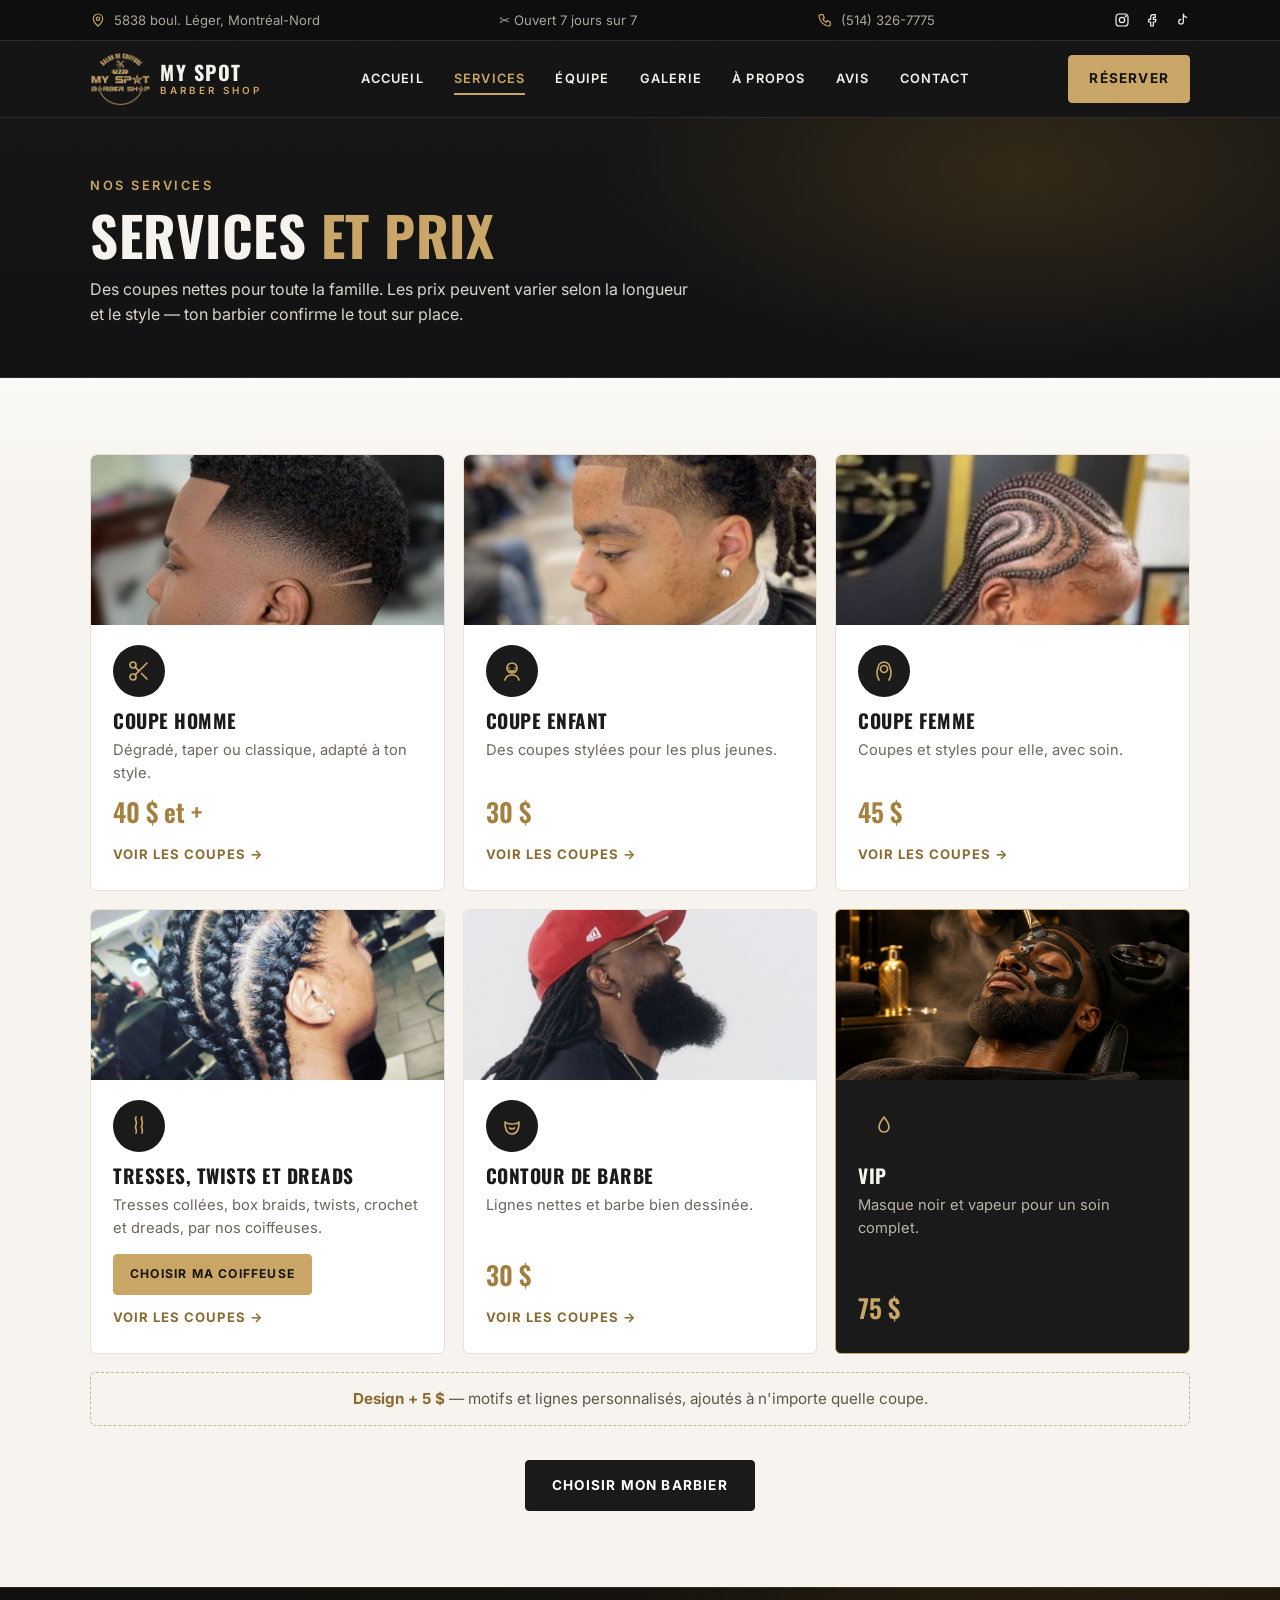
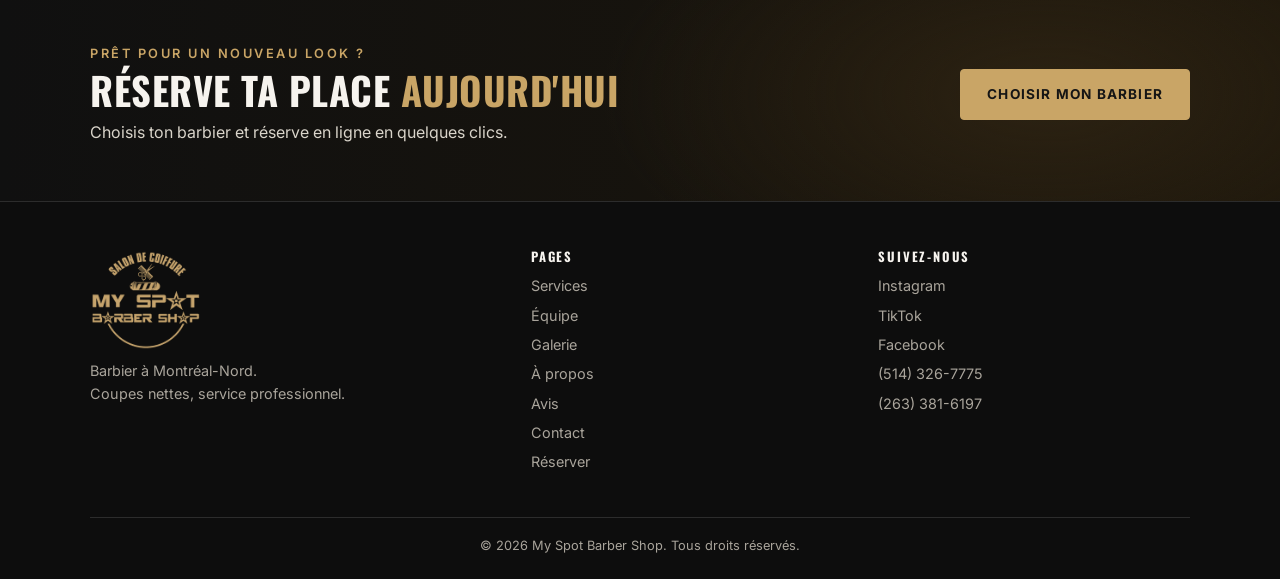
<file: services.html>
<!doctype html>
<html lang="fr">
<head>
<!-- Google tag (gtag.js) : Google Analytics G-2EHVE13T4W + conteneur GTM-PSWNVFDS -->
<script async src="https://www.googletagmanager.com/gtag/js?id=G-2EHVE13T4W"></script>
<script>
  window.dataLayer = window.dataLayer || [];
  function gtag(){dataLayer.push(arguments);}
  gtag('js', new Date());
  gtag('config', 'G-2EHVE13T4W');
</script>
<script async src="https://www.googletagmanager.com/gtm.js?id=GTM-PSWNVFDS"></script>
<meta charset="utf-8">
<meta name="viewport" content="width=device-width, initial-scale=1">
<title>Services et prix — My Spot Barber Shop, Montréal-Nord</title>
<meta name="description" content="Coupe homme 40 $ et +, coupe enfant 30 $, coupe femme 45 $, contour de barbe 30 $, soin VIP 75 $, design + 5 $. Barbier à Montréal-Nord, réservation sur Booksy.">
<link rel="canonical" href="https://myspotbarbershop.com/services">
<meta property="og:title" content="Services et prix — My Spot Barber Shop, Montréal-Nord">
<meta property="og:description" content="Coupe homme 40 $ et +, coupe enfant 30 $, coupe femme 45 $, contour de barbe 30 $, soin VIP 75 $, design + 5 $. Barbier à Montréal-Nord, réservation sur Booksy.">
<meta property="og:type" content="website">
<meta property="og:url" content="https://myspotbarbershop.com/services">
<meta property="og:image" content="https://myspotbarbershop.com/img/og.jpg">
<meta property="og:image:width" content="1200">
<meta property="og:image:height" content="630">
<meta property="og:site_name" content="My Spot Barber Shop">
<meta name="twitter:card" content="summary_large_image">
<meta name="twitter:title" content="Services et prix — My Spot Barber Shop, Montréal-Nord">
<meta name="twitter:description" content="Coupe homme 40 $ et +, coupe enfant 30 $, coupe femme 45 $, contour de barbe 30 $, soin VIP 75 $, design + 5 $. Barbier à Montréal-Nord, réservation sur Booksy.">
<meta name="twitter:image" content="https://myspotbarbershop.com/img/og.jpg">
<meta property="og:locale" content="fr_CA">
<script type="application/ld+json">
{
 "@context": "https://schema.org",
 "@type": "BarberShop",
 "@id": "https://myspotbarbershop.com/#barbershop",
 "name": "My Spot Barber Shop",
 "url": "https://myspotbarbershop.com/",
 "hasOfferCatalog": {
  "@type": "OfferCatalog",
  "name": "Services",
  "itemListElement": [
   {
    "@type": "Offer",
    "itemOffered": {
     "@type": "Service",
     "name": "Coupe homme",
     "description": "Dégradé, taper ou classique, adapté à ton style."
    },
    "price": "40",
    "priceCurrency": "CAD"
   },
   {
    "@type": "Offer",
    "itemOffered": {
     "@type": "Service",
     "name": "Coupe enfant",
     "description": "Des coupes stylées pour les plus jeunes."
    },
    "price": "30",
    "priceCurrency": "CAD"
   },
   {
    "@type": "Offer",
    "itemOffered": {
     "@type": "Service",
     "name": "Coupe femme",
     "description": "Coupes et styles pour elle, avec soin."
    },
    "price": "45",
    "priceCurrency": "CAD"
   },
   {
    "@type": "Offer",
    "itemOffered": {
     "@type": "Service",
     "name": "Contour de barbe",
     "description": "Lignes nettes et barbe bien dessinée."
    },
    "price": "30",
    "priceCurrency": "CAD"
   },
   {
    "@type": "Offer",
    "itemOffered": {
     "@type": "Service",
     "name": "VIP",
     "description": "Masque noir et vapeur pour un soin complet."
    },
    "price": "75",
    "priceCurrency": "CAD"
   }
  ]
 }
}
</script>
<link rel="icon" href="img/icon.png">
<link rel="apple-touch-icon" href="img/icon.png">
<link rel="preconnect" href="https://fonts.googleapis.com">
<link rel="preconnect" href="https://fonts.gstatic.com" crossorigin>
<link href="https://fonts.googleapis.com/css2?family=Oswald:wght@600;700&family=Inter:wght@400;600;700&display=swap" rel="stylesheet">
<link rel="stylesheet" href="css/style.css">
</head>
<body>
<a class="skip" href="#contenu">Aller au contenu</a>
<div class="topbar">
  <div class="wrap">
    <span class="cache"><svg aria-hidden="true" focusable="false" viewBox="0 0 24 24"><path d="M12 21s-7-6.2-7-11a7 7 0 0 1 14 0c0 4.8-7 11-7 11z"/><circle cx="12" cy="10" r="2.5"/></svg>5838 boul. Léger, Montréal-Nord</span>
    <span>✂ Ouvert 7 jours sur 7</span>
    <a class="cache tel" href="tel:+15143267775"><svg aria-hidden="true" focusable="false" viewBox="0 0 24 24"><path d="M5 4h4l2 5-2.5 1.5a11 11 0 0 0 5 5L15 13l5 2v4a2 2 0 0 1-2 2A16 16 0 0 1 3 6a2 2 0 0 1 2-2z"/></svg>(514) 326-7775</a>
    <div class="social cache">
      <a href="https://www.instagram.com/myspotbarbershop/" target="_blank" rel="noopener" aria-label="Instagram"><svg aria-hidden="true" focusable="false" viewBox="0 0 24 24"><rect x="3" y="3" width="18" height="18" rx="5"/><circle cx="12" cy="12" r="4"/><circle cx="17.5" cy="6.5" r=".6"/></svg></a>
      <a href="https://www.facebook.com/profile.php?id=100047534535503" target="_blank" rel="noopener" aria-label="Facebook"><svg aria-hidden="true" focusable="false" viewBox="0 0 24 24"><path d="M14 8h3V4h-3a4 4 0 0 0-4 4v3H7v4h3v6h4v-6h3l1-4h-4V8z"/></svg></a>
      <a href="https://www.tiktok.com/@myspot.barbershop" target="_blank" rel="noopener" aria-label="TikTok"><svg aria-hidden="true" focusable="false" viewBox="0 0 24 24"><path d="M14 3v11.5a3.5 3.5 0 1 1-3.5-3.5M14 3c.3 2.7 2 4.5 5 5"/></svg></a>
    </div>
  </div>
</div>
<header class="nav">
  <div class="wrap">
    <a class="marque" href="/">
      <img src="img/logo.png" alt="Logo My Spot Barber Shop">
      <b>My Spot<small>BARBER SHOP</small></b>
    </a>
    <nav class="menu">
        <a href="/">Accueil</a>
        <a href="/services" class="actif">Services</a>
        <a href="/equipe">Équipe</a>
        <a href="/galerie">Galerie</a>
        <a href="/a-propos">À propos</a>
        <a href="/avis">Avis</a>
        <a href="/contact">Contact</a>
    </nav>
    <details class="menu-mobile">
      <summary aria-label="Menu"><svg aria-hidden="true" focusable="false" viewBox="0 0 24 24"><path d="M4 7h16M4 12h16M4 17h16"/></svg></summary>
      <nav>
        <a href="/">Accueil</a>
        <a href="/services" class="actif">Services</a>
        <a href="/equipe">Équipe</a>
        <a href="/galerie">Galerie</a>
        <a href="/a-propos">À propos</a>
        <a href="/avis">Avis</a>
        <a href="/contact">Contact</a>
        <a href="/equipe">Réserver</a>
      </nav>
    </details>
    <a class="btn btn-or" href="/equipe">Réserver</a>
  </div>
</header>
<main id="contenu">
<div class="entete-page">
  <div class="wrap">
    <p class="surtitre">Nos services</p>
    <h1>Services <span class="or">et prix</span></h1>
    <p class="fil">Des coupes nettes pour toute la famille. Les prix peuvent varier selon la longueur et le style — ton barbier confirme le tout sur place.</p>
  </div>
</div>

<section class="clair">
  <div class="wrap">
    <div class="services">
      <div class="service"><img class="photo-svc" src="img/equipe/sley.jpg" alt="Dégradé réalisé chez My Spot" loading="lazy" width="720" height="480"><div class="ico"><svg aria-hidden="true" focusable="false" viewBox="0 0 24 24"><circle cx="6" cy="6" r="3"/><circle cx="6" cy="18" r="3"/><path d="M20 4 8.1 15.9M14.5 14.5 20 20M8.1 8.1 12 12"/></svg></div><h2 class="carte-titre">Coupe homme</h2><p>Dégradé, taper ou classique, adapté à ton style.</p><span class="prix">40 $ et +</span><a class="voir-coupes" href="/galerie#homme">Voir les coupes <span aria-hidden="true">→</span></a></div>
      <div class="service"><img class="photo-svc" src="img/equipe/stayout.jpg" alt="Coupe jeune réalisée chez My Spot" loading="lazy" width="720" height="480"><div class="ico"><svg aria-hidden="true" focusable="false" viewBox="0 0 24 24"><circle cx="12" cy="9" r="5"/><path d="M9 9h.01M15 9h.01M10 11.5c1 .8 3 .8 4 0M5 21c1-4 4-5 7-5s6 1 7 5"/></svg></div><h2 class="carte-titre">Coupe enfant</h2><p>Des coupes stylées pour les plus jeunes.</p><span class="prix">30 $</span><a class="voir-coupes" href="/galerie#enfant">Voir les coupes <span aria-hidden="true">→</span></a></div>
      <div class="service"><img class="photo-svc" src="img/services/femme.jpg" alt="Tresses collées réalisées chez My Spot" loading="lazy" width="720" height="480"><div class="ico"><svg aria-hidden="true" focusable="false" viewBox="0 0 24 24"><path d="M7 21c-2-4-3-8-1-12a6 6 0 0 1 12 0c2 4 1 8-1 12"/><circle cx="12" cy="10" r="3.5"/></svg></div><h2 class="carte-titre">Coupe femme</h2><p>Coupes et styles pour elle, avec soin.</p><span class="prix">45 $</span><a class="voir-coupes" href="/galerie#tresses">Voir les coupes <span aria-hidden="true">→</span></a></div>
      <div class="service"><img class="photo-svc" src="img/services/tresses.jpg" alt="Grosses tresses collées réalisées chez My Spot" loading="lazy" width="720" height="480"><div class="ico"><svg aria-hidden="true" focusable="false" viewBox="0 0 24 24"><path d="M9 3c-2 3 2 5 0 8s2 5 0 8M15 3c-2 3 2 5 0 8s2 5 0 8"/></svg></div><h2 class="carte-titre">Tresses, twists et dreads</h2><p>Tresses collées, box braids, twists, crochet et dreads, par nos coiffeuses.</p><a class="btn btn-or btn-svc" href="/equipe#coiffeuses">Choisir ma coiffeuse</a><a class="voir-coupes" href="/galerie#tresses">Voir les coupes <span aria-hidden="true">→</span></a></div>
      <div class="service"><img class="photo-svc" src="img/equipe/chulow.jpg" alt="Barbe taillée chez My Spot" loading="lazy" width="720" height="480"><div class="ico"><svg aria-hidden="true" focusable="false" viewBox="0 0 24 24"><path d="M5 8c0 8 3 12 7 12s7-4 7-12c-2 2-4 2-7 2s-5 0-7-2z"/><path d="M9.5 14c1.5 1 3.5 1 5 0"/></svg></div><h2 class="carte-titre">Contour de barbe</h2><p>Lignes nettes et barbe bien dessinée.</p><span class="prix">30 $</span><a class="voir-coupes" href="/galerie#barbe">Voir les coupes <span aria-hidden="true">→</span></a></div>
      <div class="service vedette"><img class="photo-svc" src="img/services/vip.jpg" alt="Coupe et barbe soignées chez My Spot" loading="lazy" width="720" height="480"><div class="ico"><svg aria-hidden="true" focusable="false" viewBox="0 0 24 24"><path d="M12 3c3 4 5 6.5 5 10a5 5 0 0 1-10 0c0-3.5 2-6 5-10z"/></svg></div><h2 class="carte-titre">VIP</h2><p>Masque noir et vapeur pour un soin complet.</p><span class="prix">75 $</span></div>
    </div>
    <p class="ajout"><b>Design + 5 $</b> — motifs et lignes personnalisés, ajoutés à n'importe quelle coupe.</p>
    <div class="centre"><a class="btn btn-noir" href="/equipe">Choisir mon barbier</a></div>
  </div>
</section>
<div class="reserver">
  <div class="wrap">
    <div><p class="surtitre">Prêt pour un nouveau look ?</p><h2>Réserve ta place <span class="or">aujourd'hui</span></h2><p style="margin-top:10px;color:#d9d4ca">Choisis ton barbier et réserve en ligne en quelques clics.</p></div>
    <a class="btn btn-or" href="/equipe">Choisir mon barbier</a>
  </div>
</div>

</main>
<footer>
  <div class="wrap">
    <div>
      <img src="img/logo.png" alt="My Spot Barber Shop">
      <p>Barbier à Montréal-Nord.<br>Coupes nettes, service professionnel.</p>
    </div>
    <div>
      <h2 class="pied-titre">Pages</h2>
      <ul>
        <li><a href="/services">Services</a></li>
        <li><a href="/equipe">Équipe</a></li>
        <li><a href="/galerie">Galerie</a></li>
        <li><a href="/a-propos">À propos</a></li>
        <li><a href="/avis">Avis</a></li>
        <li><a href="/contact">Contact</a></li>
        <li><a href="/equipe">Réserver</a></li>
      </ul>
    </div>
    <div>
      <h2 class="pied-titre">Suivez-nous</h2>
      <ul>
        <li><a href="https://www.instagram.com/myspotbarbershop/" target="_blank" rel="noopener">Instagram</a></li>
        <li><a href="https://www.tiktok.com/@myspot.barbershop" target="_blank" rel="noopener">TikTok</a></li>
        <li><a href="https://www.facebook.com/profile.php?id=100047534535503" target="_blank" rel="noopener">Facebook</a></li>
        <li><a href="tel:+15143267775">(514) 326-7775</a></li>
        <li><a href="tel:+12633816197">(263) 381-6197</a></li>
      </ul>
    </div>
    <p class="copy">© 2026 My Spot Barber Shop. Tous droits réservés.</p>
  </div>
</footer>

<a class="btn btn-or fixe" href="/equipe">Réserver maintenant</a>
<script>
  if ('scrollRestoration' in history) { history.scrollRestoration = 'manual'; }
  if (!location.hash) { window.scrollTo(0, 0); window.addEventListener('pageshow', function(){ window.scrollTo(0, 0); }); }
</script>
</body>
</html>
</file>
<file: css/style.css>
:root { --noir:#151515; --noir2:#1d1d1d; --ligne:#2c2c2c; --or:#c9a566; --or2:#e0c08a; --blanc:#f6f3ee; --gris:#a9a49b; --creme:#f7f4ef; --encre:#1a1a1a; }
  * { box-sizing:border-box; margin:0; padding:0; }
  html { scroll-behavior:smooth; }
  @media (prefers-reduced-motion: reduce) { html { scroll-behavior:auto; } * { transition:none !important; animation:none !important; } }
  :root { --ease:cubic-bezier(.22,.61,.36,1); --vite:.25s; --lent:.7s; }
  body { font-family:Inter,system-ui,-apple-system,sans-serif; background:var(--noir); color:var(--blanc); line-height:1.55; -webkit-font-smoothing:antialiased; }
  body::before { content:""; position:fixed; inset:0; z-index:100; pointer-events:none; opacity:.05; mix-blend-mode:overlay;
    background-image:url("data:image/svg+xml,%3Csvg xmlns='http://www.w3.org/2000/svg' width='160' height='160'%3E%3Cfilter id='n'%3E%3CfeTurbulence type='fractalNoise' baseFrequency='.8' numOctaves='2' stitchTiles='stitch'/%3E%3C/filter%3E%3Crect width='160' height='160' filter='url(%23n)'/%3E%3C/svg%3E"); }
  a { color:inherit; text-decoration:none; }
  img { max-width:100%; display:block; }
  .wrap { max-width:1140px; margin:0 auto; padding:0 20px; }
  h1,h2,h3,.titre { font-family:Oswald,Impact,sans-serif; text-transform:uppercase; letter-spacing:.5px; line-height:1.05; }
  .or { color:var(--or); }
  .surtitre { color:var(--or); font-size:.8rem; font-weight:600; letter-spacing:2.5px; text-transform:uppercase; }

  /* Boutons */
  .btn { display:inline-flex; align-items:center; justify-content:center; gap:8px; padding:14px 26px; font-weight:700; font-size:.85rem; letter-spacing:1.2px; text-transform:uppercase; border-radius:4px; border:1.5px solid var(--or); transition:transform var(--vite) var(--ease), box-shadow var(--vite) var(--ease), background var(--vite) var(--ease), border-color var(--vite) var(--ease), color var(--vite) var(--ease); cursor:pointer; }
  .btn:hover { transform:translateY(-2px); }
  .btn:active { transform:translateY(0) scale(.98); transition-duration:.08s; }
  .btn-or { background:var(--or); color:#151515; }
  .btn-or:hover { background:var(--or2); border-color:var(--or2); box-shadow:0 10px 26px #c9a56633; }
  .btn-ligne { border-color:#fff5; color:var(--blanc); }
  .btn-ligne:hover { border-color:var(--or); color:var(--or); }
  .btn-noir { background:var(--encre); color:#fff; border-color:var(--encre); }
  .btn-noir:hover { background:#000; }

  /* Barre du haut */
  .topbar { background:#0d0d0d; font-size:.82rem; color:var(--gris); border-bottom:1px solid var(--ligne); }
  .topbar .wrap { display:flex; justify-content:space-between; align-items:center; gap:16px; min-height:40px; flex-wrap:wrap; }
  .topbar a:hover { color:var(--or); }
  .topbar span, .topbar a { display:inline-flex; align-items:center; gap:8px; }
  .topbar svg, .social svg { width:16px; height:16px; fill:none; stroke:var(--or); stroke-width:1.8; stroke-linecap:round; stroke-linejoin:round; }
  .social { display:flex; gap:14px; }
  .social svg { stroke:var(--blanc); }
  .social a:hover svg { stroke:var(--or); }

  /* Navigation */
  header.nav { position:sticky; top:0; z-index:50; background:#151515f2; backdrop-filter:blur(8px); border-bottom:1px solid var(--ligne); }
  .nav .wrap { display:flex; align-items:center; justify-content:space-between; gap:20px; height:76px; }
  .marque { display:flex; align-items:center; gap:10px; }
  .marque img { width:60px; height:60px; object-fit:contain; }
  .marque b { font-family:Oswald,sans-serif; font-size:1.25rem; letter-spacing:1.5px; text-transform:uppercase; line-height:1; }
  .marque small { display:block; font-family:Inter,sans-serif; font-size:.62rem; letter-spacing:3px; color:var(--or); font-weight:600; margin-top:4px; }
  .menu { display:flex; gap:30px; font-size:.8rem; font-weight:600; letter-spacing:1.2px; text-transform:uppercase; }
  .menu a { position:relative; padding:6px 0; }
  .menu a::after { content:""; position:absolute; left:0; right:0; bottom:0; height:2px; background:var(--or); transform:scaleX(0); transform-origin:right; transition:transform .35s var(--ease); }
  .menu a:hover { color:var(--or); }
  .menu a:hover::after { transform:scaleX(1); transform-origin:left; }
  .menu-mobile { display:none; }
  .nav .btn { padding:12px 20px; }

  /* Héro */
  .hero { position:relative; overflow:hidden; background:radial-gradient(900px 500px at 85% 40%, #3a2f1c 0%, transparent 60%), linear-gradient(180deg,#151515,#101010); }
  .hero .wrap { display:grid; grid-template-columns:1.1fr .9fr; gap:40px; align-items:center; padding-top:64px; padding-bottom:64px; }
  .hero h1 { font-size:clamp(2.6rem,6.2vw,4.6rem); font-weight:700; margin:14px 0 18px; }
  .hero p.intro { color:#d9d4ca; font-size:1.05rem; max-width:460px; }
  .actions { display:flex; gap:14px; flex-wrap:wrap; margin-top:28px; }
  .note { display:flex; align-items:center; gap:12px; margin-top:28px; font-size:.92rem; color:#d9d4ca; }
  .etoiles { color:var(--or); display:inline-flex; align-items:center; }
  .etoiles svg { height:21px; width:auto; display:block; }
  .hero-photo { position:relative; justify-self:center; width:min(100%,400px); }
  .hero-photo img.photo { width:100%; aspect-ratio:4/5; object-fit:cover; border-radius:6px; position:relative; z-index:1; box-shadow:0 30px 60px #000a; }
  .hero-photo::before { content:""; position:absolute; inset:18px -18px -18px 18px; border:1.5px solid var(--or); border-radius:6px; }
  .hero-photo .sceau { position:absolute; z-index:2; left:-34px; bottom:-30px; width:124px; height:124px; border-radius:50%; border:2px solid var(--or); box-shadow:0 10px 30px #000c; background:#151515; padding:14px; object-fit:contain; }

  /* Atouts */
  .atouts { background:#101010; border-top:1px solid var(--ligne); border-bottom:1px solid var(--ligne); }
  .atouts .wrap { display:grid; grid-template-columns:repeat(4,1fr); }
  .atout { display:flex; gap:14px; align-items:center; padding:26px 18px; border-left:1px solid var(--ligne); }
  .atout svg { transition:transform .45s var(--ease); }
  .atout:hover svg { transform:translateY(-3px); }
  .atout:first-child { border-left:0; padding-left:0; }
  .atout svg { flex:none; width:36px; height:36px; fill:none; stroke:var(--or); stroke-width:1.5; stroke-linecap:round; stroke-linejoin:round; }
  .atout b { display:block; color:var(--or); font-size:.78rem; letter-spacing:1.5px; text-transform:uppercase; }
  .atout span { font-size:.86rem; color:#cfcabf; }

  /* Sections */
  section { padding:76px 0; }
  .tete { text-align:center; margin-bottom:40px; }
  .tete h2 { font-size:clamp(1.9rem,4vw,2.6rem); margin-top:8px; }
  .tete::after { content:""; display:block; width:48px; height:2px; background:var(--or); margin:14px auto 0; }
  .clair { background:linear-gradient(180deg,#fbf9f5 0%,var(--creme) 120px); color:var(--encre); }

  /* Services */
  .services { display:grid; grid-template-columns:repeat(3,1fr); gap:18px; }
  .service { background:#fff; border:1px solid #e7e1d6; border-radius:6px; padding:26px 22px; display:flex; flex-direction:column; gap:8px; transition:.2s; overflow:hidden; }
  .service { transition:transform .4s var(--ease), box-shadow .4s var(--ease), border-color .4s var(--ease); }
  .service:hover { transform:translateY(-4px); box-shadow:0 4px 10px #00000012, 0 18px 36px #00000014; border-color:#c6b58f; }
  .service:hover .ico svg { transform:rotate(-8deg); }
  .service .ico svg { transition:transform .4s var(--ease); }
  .service .photo-svc { width:calc(100% + 44px); max-width:none; margin:-26px -22px 12px; height:170px; object-fit:cover; border-radius:6px 6px 0 0; display:block; transition:filter .4s var(--ease); }
  .service:hover .photo-svc { filter:brightness(1.06); }
  .service .ico { width:52px; height:52px; border-radius:50%; background:var(--encre); display:grid; place-items:center; margin-bottom:6px; }
  .service .ico svg { width:24px; height:24px; fill:none; stroke:var(--or); stroke-width:1.7; stroke-linecap:round; stroke-linejoin:round; }
  .service .carte-titre { font-size:1.2rem; }
  .service p { color:#6b665d; font-size:.92rem; flex:1; }
  .service .prix { font-family:Oswald,sans-serif; font-size:1.6rem; font-weight:600; color:#a37f3d; }
  .service.vedette { background:var(--encre); border-color:var(--or); }
  .service.vedette .carte-titre { color:var(--blanc); }
  .service.vedette p { color:#b9b4a9; }
  .service.vedette .prix { color:var(--or); }
  .ajout { margin-top:18px; background:transparent; border:1.5px dashed #c6b58f; border-radius:6px; padding:14px 20px; text-align:center; color:#5d5748; font-size:.95rem; }
  .ajout b { color:#8a6a30; }
  .centre { text-align:center; margin-top:34px; }

  /* À propos */
  .apropos { background:radial-gradient(760px 420px at 18% 30%, #221b0f 0%, transparent 65%); }
  .apropos .wrap { display:grid; grid-template-columns:1fr 1.1fr; gap:48px; align-items:center; }
  .duo { display:grid; grid-template-columns:1fr 1fr; gap:12px; }
  .duo img { width:100%; aspect-ratio:4/5; object-fit:cover; border-radius:6px; }
  .duo img:last-child { margin-top:32px; }
  .apropos h2 { font-size:clamp(1.9rem,4vw,2.6rem); margin:8px 0 16px; }
  .apropos p { color:#d0cbc1; }
  .chiffres { display:grid; grid-template-columns:repeat(3,1fr); gap:14px; margin:28px 0; }
  .chiffres div { border-left:2px solid var(--or); padding-left:14px; }
  .chiffres b { font-family:Oswald,sans-serif; font-size:1.9rem; display:block; line-height:1.1; }
  .chiffres span { font-size:.8rem; color:var(--gris); text-transform:uppercase; letter-spacing:1px; }

  /* Galerie */
  .filtres { display:flex; flex-wrap:wrap; gap:8px; justify-content:center; margin:0 0 24px; scroll-margin-top:90px; }
  .filtres button { font:600 .82rem/1 Inter,sans-serif; letter-spacing:1px; text-transform:uppercase; padding:11px 18px; border-radius:999px; border:1px solid #c9a56666; background:transparent; color:inherit; cursor:pointer; transition:background .2s, color .2s, border-color .2s; }
  .filtres button:hover { border-color:var(--or); }
  .filtres button[aria-pressed="true"] { background:var(--or); border-color:var(--or); color:#151515; }
  .galerie figure[hidden] { display:none; }
  .styles { max-width:860px; margin:0 auto 28px; border:1px solid #c9a56640; border-radius:8px; padding:20px 22px; background:#c9a5660d; }
  .styles[hidden] { display:none; }
  .styles h2 { font-size:1.15rem; letter-spacing:1px; text-transform:uppercase; margin:0 0 14px; text-align:center; }
  .styles ol { list-style:none; counter-reset:st; margin:0; padding:0; display:grid; grid-template-columns:repeat(auto-fill,minmax(200px,1fr)); gap:8px 18px; }
  .styles li { counter-increment:st; display:flex; align-items:center; gap:10px; font-size:.95rem; }
  .styles li::before { content:counter(st); flex:none; width:26px; height:26px; border-radius:50%; background:var(--or); color:#151515; font:700 .8rem/26px Inter,sans-serif; text-align:center; }
  .styles p { margin:14px 0 0; font-size:.85rem; color:var(--gris); text-align:center; }
  .service .voir-coupes { font-size:.82rem; font-weight:700; letter-spacing:1px; text-transform:uppercase; color:#8a6a30; margin-top:4px; }
  .service .voir-coupes:hover { text-decoration:underline; }
  .galerie { display:grid; grid-template-columns:repeat(4,1fr); gap:14px; } .galerie figure { margin:0; }
  .galerie a { position:relative; overflow:hidden; border-radius:6px; display:block; }
  .galerie img { width:100%; height:auto; aspect-ratio:4/5; object-fit:cover; transition:transform var(--lent) var(--ease), filter var(--lent) var(--ease); }
  .galerie a:hover img { transform:scale(1.05); filter:saturate(1.08); }
  .galerie a::after { content:""; position:absolute; inset:0; border:1px solid #c9a56600; border-radius:6px; transition:border-color var(--lent) var(--ease); pointer-events:none; }
  .galerie a:hover::after { border-color:#c9a56680; }

  /* Avis */
  .avis { display:grid; grid-template-columns:repeat(3,1fr); gap:16px; }
  .avis figure { background:linear-gradient(180deg,#ffffff05,transparent 48px), var(--noir2); border:1px solid #ffffff14; border-radius:6px; padding:22px; display:flex; flex-direction:column; gap:12px; box-shadow:0 4px 24px #00000066; transition:border-color .4s var(--ease), transform .4s var(--ease); }
  .avis figure:hover { border-color:#c9a56655; transform:translateY(-3px); }
  .avis .et { color:var(--or); letter-spacing:3px; }
  .avis .et i { color:#7a7a7a; font-style:normal; }
  .avis blockquote { color:#d9d4ca; font-size:.94rem; flex:1; }
  .avis figcaption { font-weight:700; font-size:.9rem; }
  .avis figcaption span { display:block; font-weight:400; font-size:.76rem; color:var(--gris); }

  /* Réserver */
  .reserver { background:radial-gradient(640px 320px at 82% 50%, #2c2212 0%, transparent 70%), linear-gradient(90deg,#101010,#1c160b); border-top:1px solid #c9a56626; border-bottom:1px solid var(--ligne); padding:56px 0; }
  .reserver .wrap { display:flex; align-items:center; justify-content:space-between; gap:24px; flex-wrap:wrap; }
  .reserver h2 { font-size:clamp(1.7rem,3.6vw,2.4rem); margin-top:6px; }

  /* Contact */
  .contact .wrap { display:grid; grid-template-columns:1fr 1.2fr; gap:40px; align-items:stretch; }
  .infos { display:grid; gap:20px; align-content:start; }
  .info { display:flex; gap:14px; }
  .info svg { flex:none; width:22px; height:22px; margin-top:3px; fill:none; stroke:#a37f3d; stroke-width:1.8; stroke-linecap:round; stroke-linejoin:round; }
  .info b { display:block; font-size:.78rem; letter-spacing:1.5px; text-transform:uppercase; color:#8a6a30; }
  .info a[href^="tel:"] { display:block; }
  .info a:hover { text-decoration:underline; }
  .carte { width:100%; min-height:340px; height:100%; border:0; border-radius:6px; }

  /* Pied */
  footer { background:#0d0d0d; padding:48px 0 24px; font-size:.9rem; color:var(--gris); }
  footer .wrap { display:grid; grid-template-columns:1.3fr 1fr 1fr; gap:36px; }
  footer img { width:110px; margin-bottom:10px; }
  footer .pied-titre { color:var(--blanc); font-size:.8rem; letter-spacing:1.8px; text-transform:uppercase; margin-bottom:12px; }
  footer li { list-style:none; margin-bottom:7px; }
  footer a:hover { color:var(--or); }
  .copy { grid-column:1/-1; border-top:1px solid var(--ligne); padding-top:18px; text-align:center; font-size:.8rem; }

  /* Bouton fixe mobile */
  .fixe { display:none; }

  @media (max-width:900px) {
    .menu { display:none; }
    .menu-mobile { display:block; position:relative; }
    .menu-mobile summary { list-style:none; cursor:pointer; padding:10px; display:grid; place-items:center; border:1px solid var(--ligne); border-radius:4px; }
    .menu-mobile summary::-webkit-details-marker { display:none; }
    .menu-mobile svg { width:22px; height:22px; fill:none; stroke:var(--blanc); stroke-width:2; stroke-linecap:round; }
    .menu-mobile[open] summary { border-color:var(--or); }
    .menu-mobile[open] svg { stroke:var(--or); }
    .menu-mobile nav { position:absolute; right:0; top:calc(100% + 10px); background:#101010; border:1px solid var(--ligne); border-radius:6px; min-width:220px; padding:8px; display:grid; box-shadow:0 18px 40px #000c; }
    .menu-mobile nav a { padding:13px 16px; font-size:.85rem; font-weight:600; letter-spacing:1.2px; text-transform:uppercase; border-radius:4px; }
    .menu-mobile nav a:hover { background:var(--noir2); color:var(--or); }
    .hero .wrap { grid-template-columns:1fr; padding-top:44px; padding-bottom:70px; }
    .hero-photo { width:min(82%,340px); margin-top:8px; }
    .hero-photo .sceau { width:96px; height:96px; left:-22px; bottom:-24px; }
    .atouts .wrap { grid-template-columns:1fr 1fr; }
    .atout { border-left:0; padding:18px 8px 18px 0; }
    .services { grid-template-columns:1fr 1fr; }
    .apropos .wrap, .contact .wrap { grid-template-columns:1fr; }
    .galerie { grid-template-columns:1fr 1fr; }
    .avis { grid-template-columns:1fr; }
    footer .wrap { grid-template-columns:1fr 1fr; }
    footer .wrap > div:first-child { grid-column:1/-1; }
    section { padding:56px 0; }
  }
  @media (max-width:600px) {
    .topbar .cache { display:none; }
    .topbar a.tel { display:inline-flex; }
    .topbar .wrap { justify-content:center; }
    .nav .wrap { height:66px; }
    .marque img { width:50px; height:50px; }
    .nav .btn-or { display:none; }
    .services { grid-template-columns:1fr; }
    .service { flex-direction:row; align-items:center; flex-wrap:wrap; padding:18px; }
    .service .photo-svc { width:calc(100% + 36px); max-width:none; flex:0 0 calc(100% + 36px); margin:-18px -18px 10px; order:-1; }
    .service .ico { margin:0; }
    .service .voir-coupes { order:9; flex-basis:100%; } .service .btn-svc { order:8; }
    .service .carte-titre { flex:1; }
    .service p { flex-basis:100%; order:3; }
    .chiffres b { font-size:1.5rem; }
    .galerie { gap:8px; }
    .galerie img { aspect-ratio:1/1; }
    .galerie a { border-radius:4px; }
    .fixe { display:flex; position:fixed; left:14px; right:14px; bottom:14px; z-index:60; box-shadow:0 10px 30px #000c; }
    body:has(.fixe) { padding-bottom:78px; }
  }

  /* ===== Pages intérieures ===== */
  .menu a.actif, .menu-mobile nav a.actif { color:var(--or); }
  .menu a.actif::after { transform:scaleX(1); transform-origin:left; }
  .entete-page { background:radial-gradient(700px 320px at 80% 20%, #322816 0%, transparent 60%), linear-gradient(180deg,#151515,#111113); border-bottom:1px solid var(--ligne); padding:58px 0 50px; }
  .entete-page h1 { font-size:clamp(2.2rem,5vw,3.4rem); margin-top:10px; }
  .entete-page p.fil { margin-top:14px; color:#d9d4ca; max-width:600px; }
  @media (max-width:600px){ .entete-page { padding:40px 0 34px; } }

  .resume-avis { display:flex; align-items:center; justify-content:center; gap:16px; margin-bottom:36px; color:#d9d4ca; flex-wrap:wrap; }
  .resume-avis b { font-family:Oswald,sans-serif; font-size:2.3rem; color:var(--blanc); line-height:1; }

  .redir { min-height:62vh; display:grid; place-items:center; text-align:center; padding:60px 20px; }
  .redir img { width:110px; margin:0 auto 18px; }
  .redir h1 { font-size:clamp(1.6rem,4vw,2.4rem); margin-bottom:10px; }
  .redir p { color:#d9d4ca; margin-bottom:26px; max-width:480px; margin-left:auto; margin-right:auto; }
  .spin { width:28px; height:28px; border:3px solid #c9a56633; border-top-color:var(--or); border-radius:50%; margin:0 auto 20px; animation:spin 1s linear infinite; }
  @keyframes spin { to { transform:rotate(360deg); } }
  @media (prefers-reduced-motion: reduce){ .spin { display:none; } }

  /* ===== Barbiers (équipe) ===== */
  .barbiers { display:grid; grid-template-columns:repeat(3,1fr); gap:18px; }
  .barbier { background:var(--noir2); border:1px solid #ffffff14; border-radius:6px; overflow:hidden; display:flex; flex-direction:column; transition:transform .4s var(--ease), border-color .4s var(--ease), box-shadow .4s var(--ease); }
  .barbier:hover { transform:translateY(-4px); border-color:#c9a56655; box-shadow:0 18px 36px #00000066; }
  .barbier figure { overflow:hidden; margin:0; }
  .barbier img { width:100%; aspect-ratio:3/2; object-fit:cover; transition:transform var(--lent) var(--ease); }
  .barbier:hover img { transform:scale(1.04); }
  .barbier .bas { padding:16px 18px; display:flex; align-items:center; justify-content:space-between; gap:12px; flex-wrap:wrap; }
  .barbier .carte-titre { font-size:1.02rem; letter-spacing:1px; }
  .barbier .bas .btn { padding:10px 16px; font-size:.76rem; }
  .coiffeuses { margin-top:56px; text-align:center; scroll-margin-top:90px; }
  .titre-coiffeuses { font-size:clamp(1.7rem,4vw,2.4rem); margin:8px 0 24px; }
  .coiffeuses .barbiers { text-align:left; }
  .barbier.bientot { border:1.5px dashed #c9a56666; background:transparent; align-items:center; justify-content:center; min-height:260px; }
  .barbier.bientot:hover { transform:none; box-shadow:none; }
  .bientot-in { text-align:center; padding:24px; }
  .bientot-ico { display:inline-flex; width:48px; height:48px; border-radius:50%; border:1.5px solid var(--or); color:var(--or); font:400 1.8rem/44px Inter,sans-serif; justify-content:center; margin-bottom:12px; }
  .barbier .role { margin:4px 0 0; font-size:.8rem; color:var(--gris); letter-spacing:.5px; }
  .service .btn-svc { margin-top:6px; padding:10px 16px; font-size:.76rem; align-self:flex-start; }
  .styles .styles-cta { margin-top:16px; }
  @media (max-width:900px){ .barbiers { grid-template-columns:1fr 1fr; } }
  @media (max-width:600px){ .barbiers { grid-template-columns:1fr; } }

  .skip { position:absolute; left:-9999px; top:0; z-index:200; background:var(--or); color:var(--noir); padding:10px 18px; font-weight:600; }
  .skip:focus { left:0; }
  :focus-visible { outline:2px solid var(--or); outline-offset:3px; }
  .menu a:focus-visible::after { transform:scaleX(1); transform-origin:left; }
  .btn.is-chargement { opacity:.7; pointer-events:none; }
  @media print {
    body { background:#fff; color:#111; }
    body::before, .topbar, .nav, .fixe, .skip, footer .social, .btn, .reserver { display:none !important; }
    a { color:#111; }
    .or, .surtitre, .prix { color:#8a6b2f; }
  }

  .lightbox { position:fixed; inset:0; z-index:150; background:#000d; display:flex; align-items:center; justify-content:center; padding:24px; }
  .lightbox[hidden] { display:none; }
  .lightbox img { max-width:min(92vw,720px); max-height:88vh; width:auto; border-radius:8px; box-shadow:0 20px 60px #000; }
  .lightbox button { position:absolute; top:14px; right:14px; width:44px; height:44px; border-radius:50%; border:1px solid var(--ligne); background:var(--noir2); color:var(--blanc); font-size:1.1rem; cursor:pointer; }
  .lightbox button:hover { color:var(--or); border-color:var(--or); }

  .galerie figcaption { font-size:.78rem; color:var(--gris); padding:7px 2px 0; letter-spacing:.2px; }
  .galerie figcaption span { color:var(--or); font-weight:600; }
  .galerie figcaption span::before { content:"· "; color:var(--gris); font-weight:400; }
  @media (max-width:600px) { .galerie figcaption { font-size:.72rem; padding-top:5px; } }
</file>
